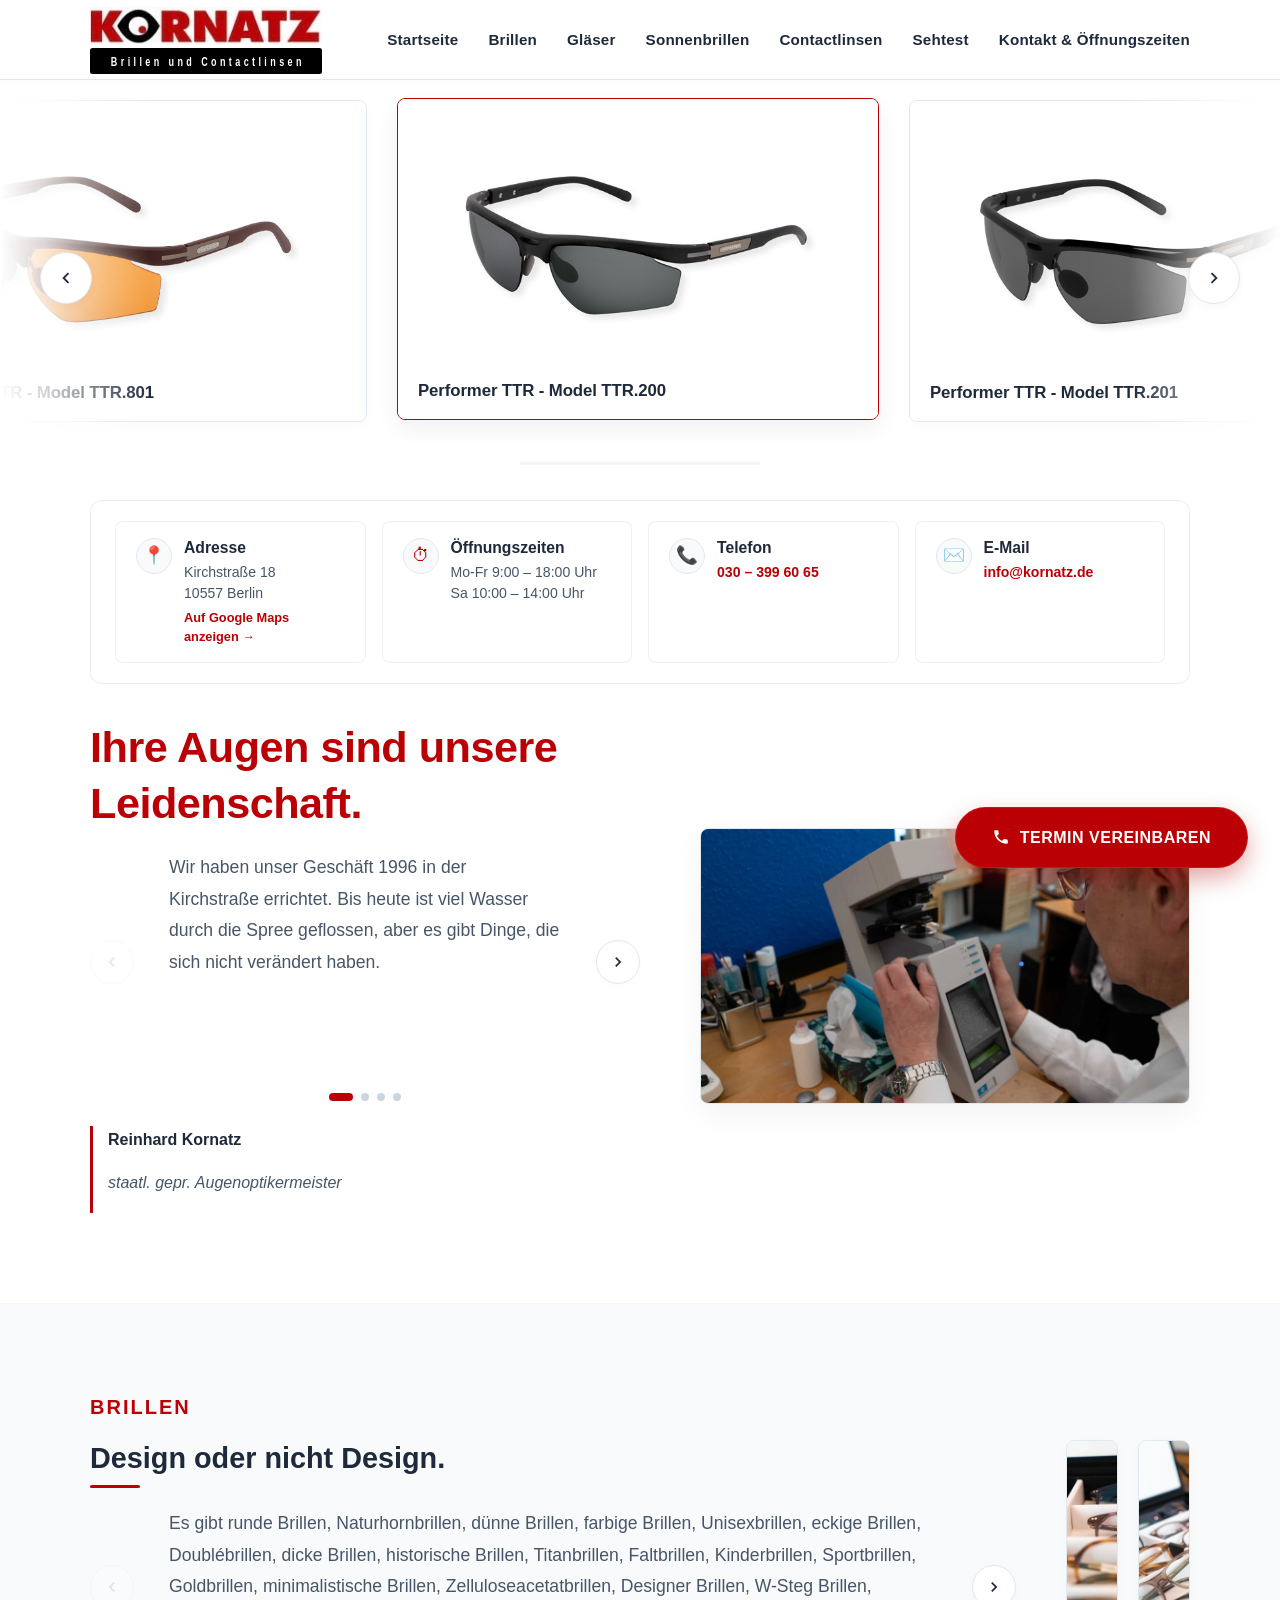
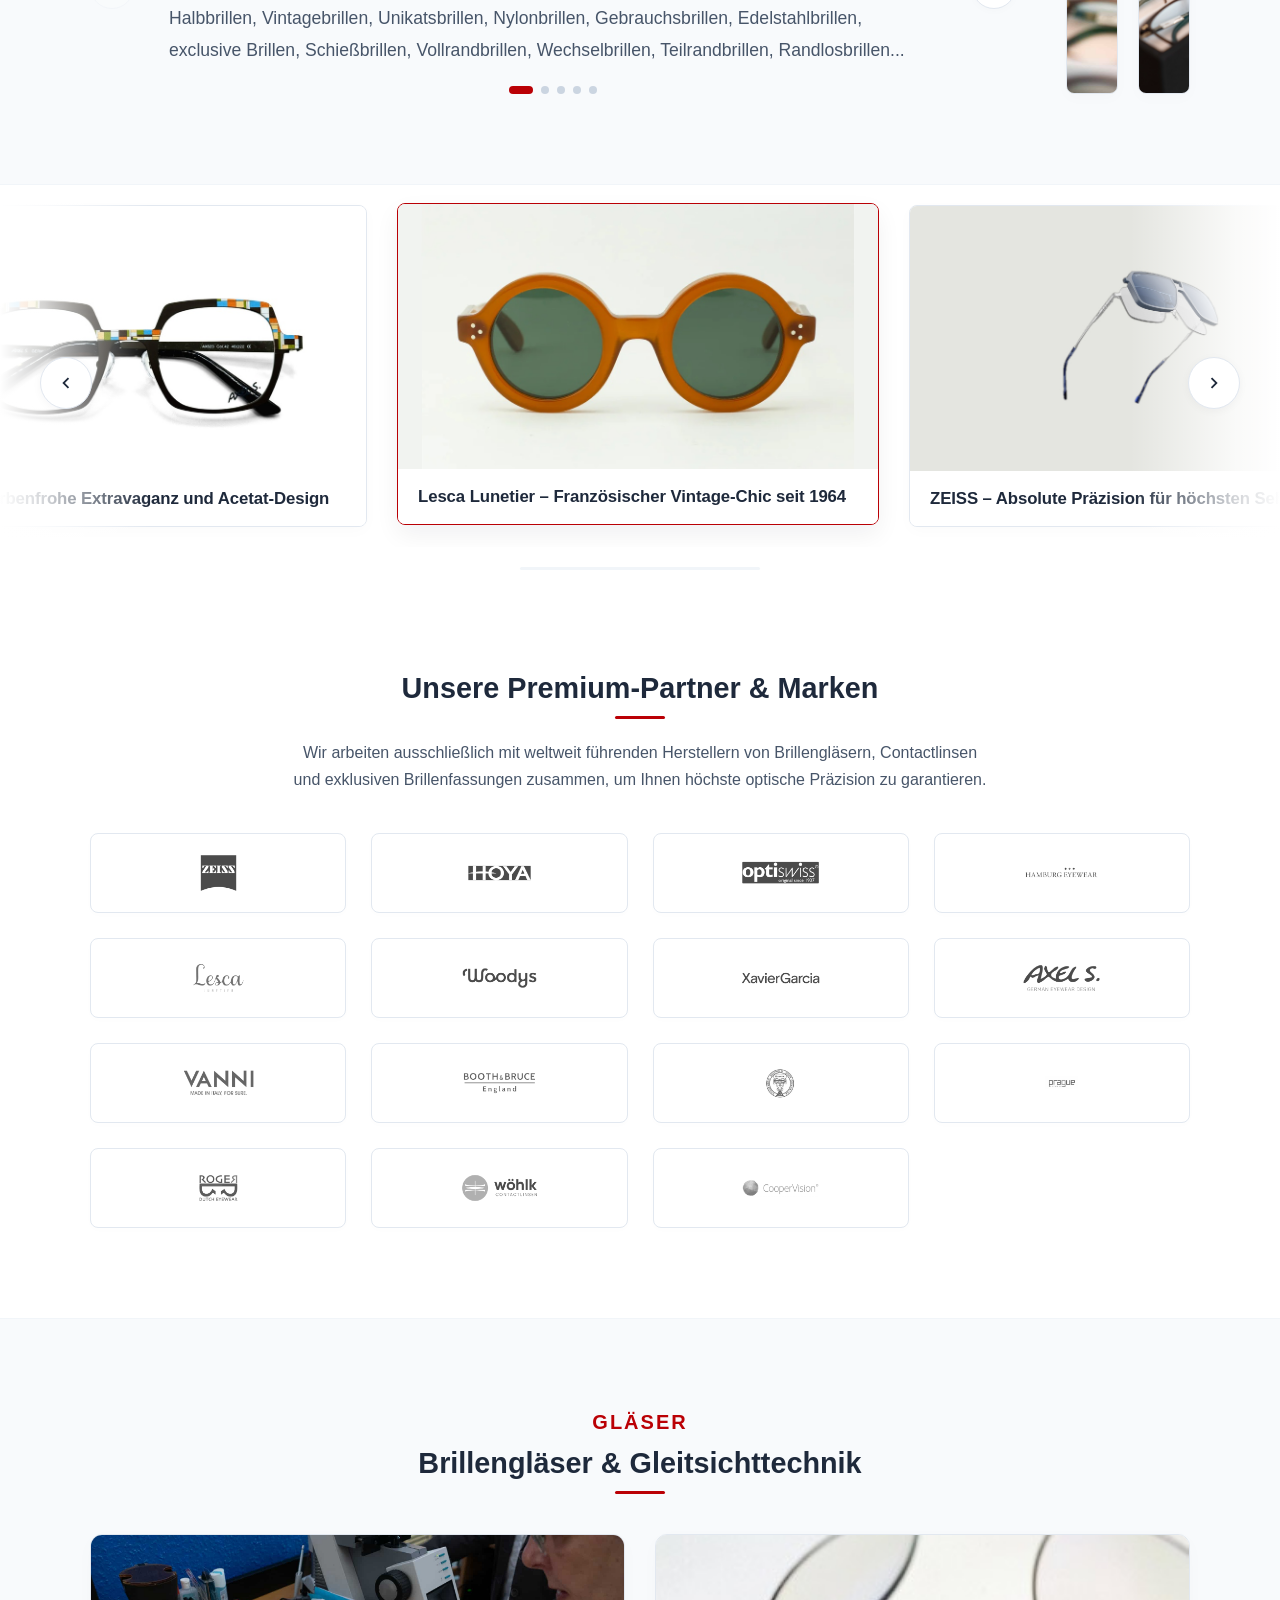
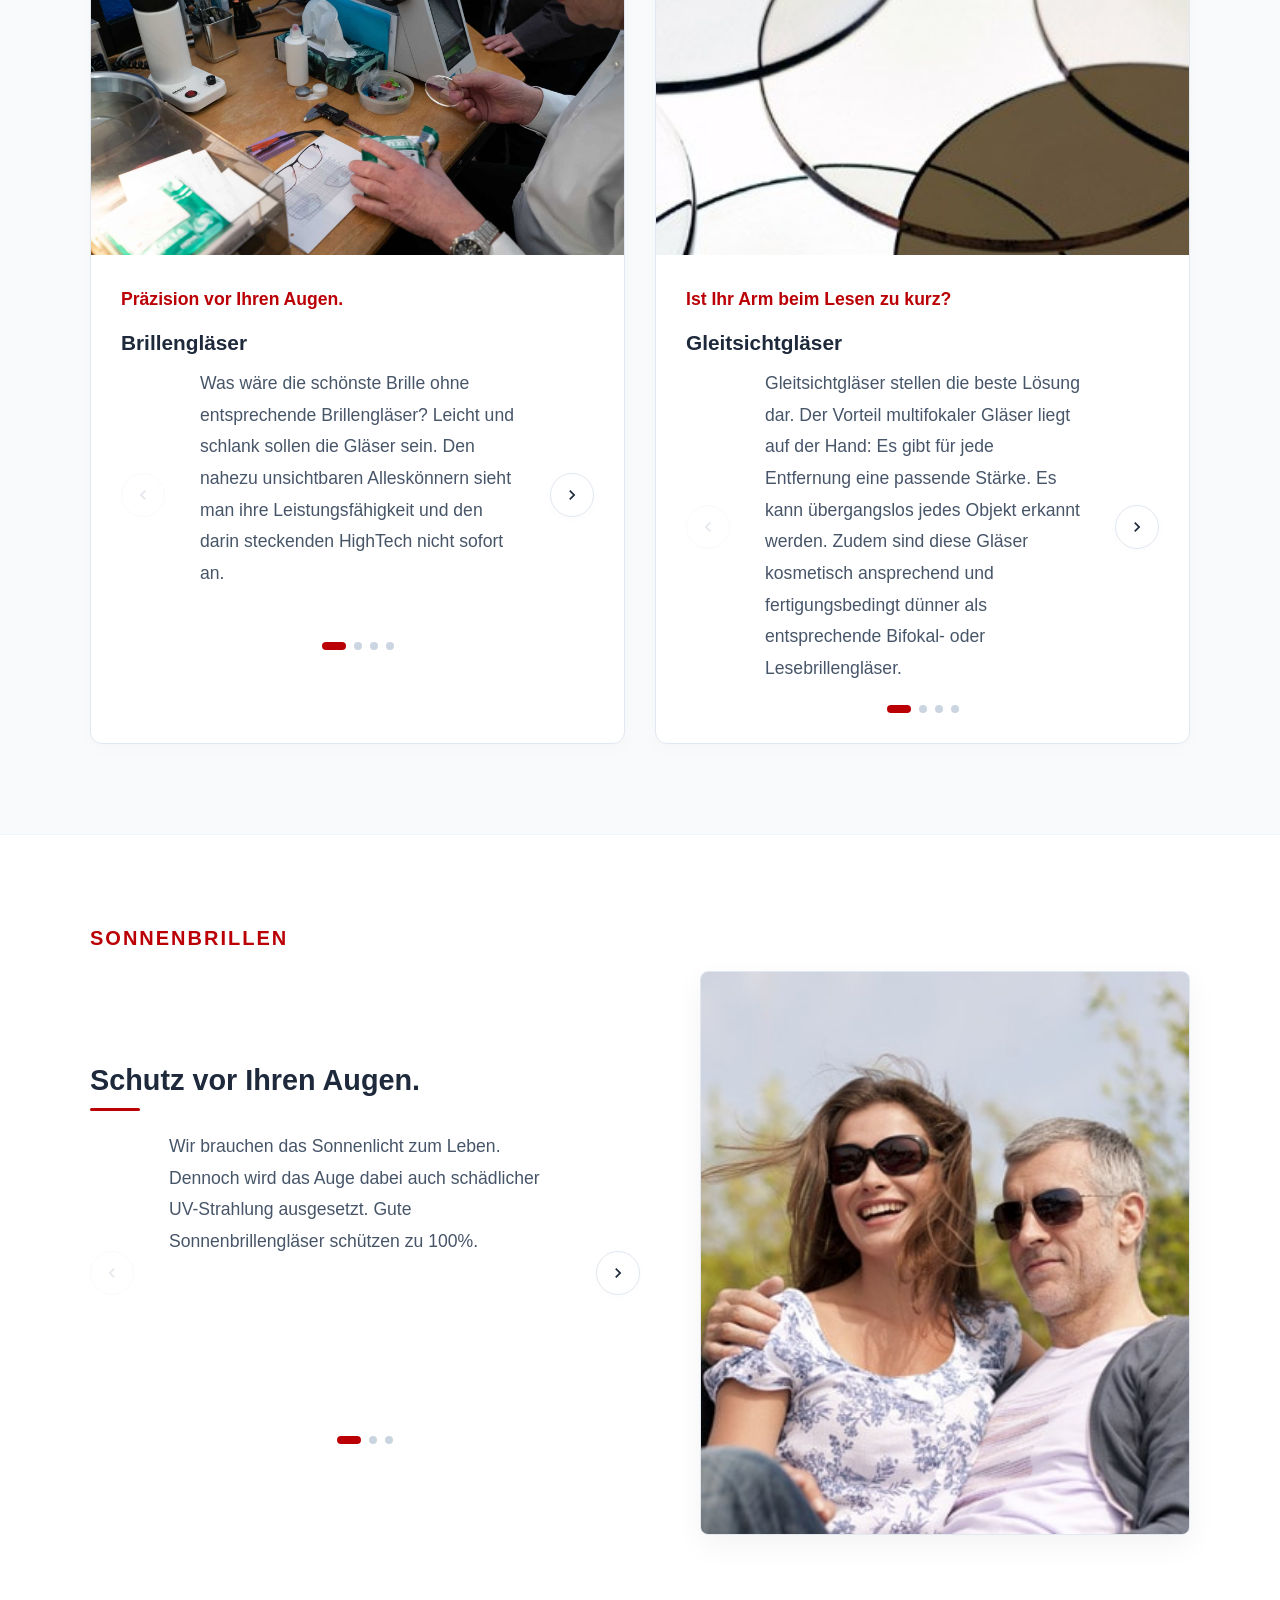
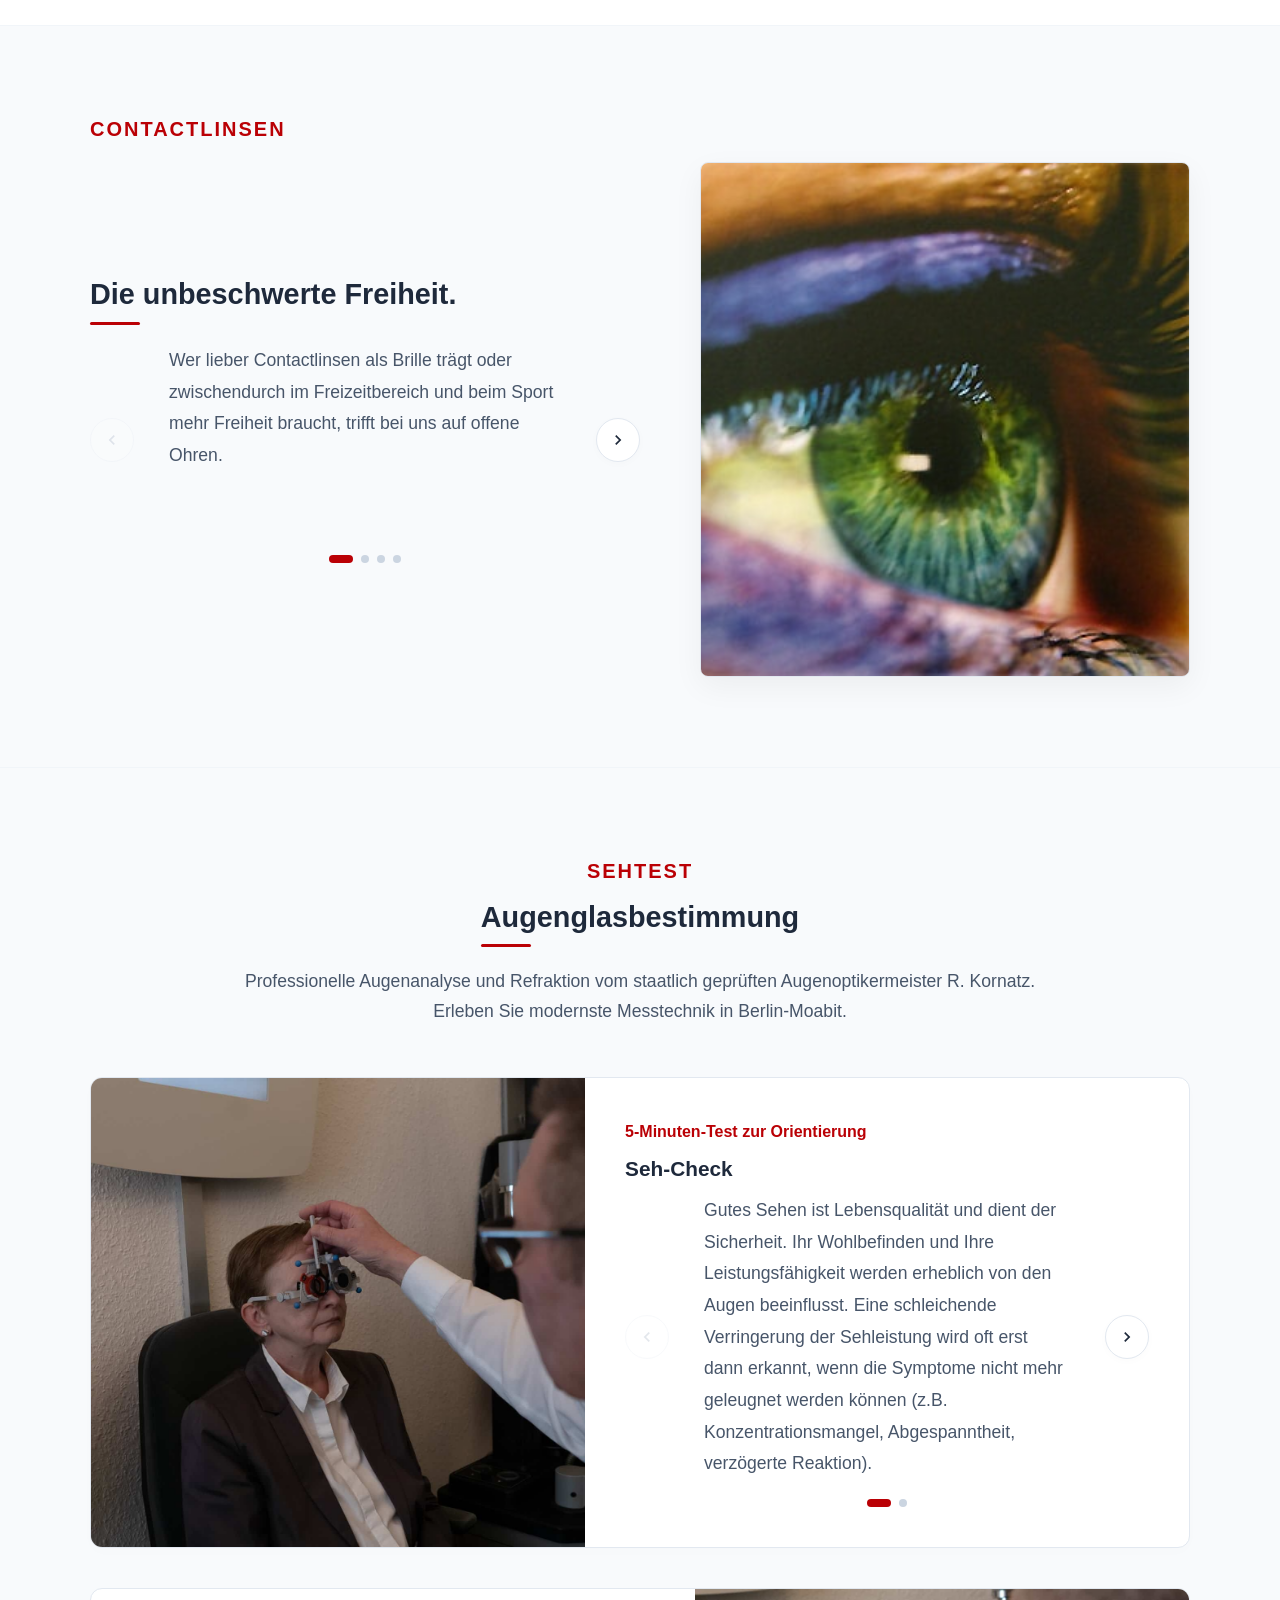
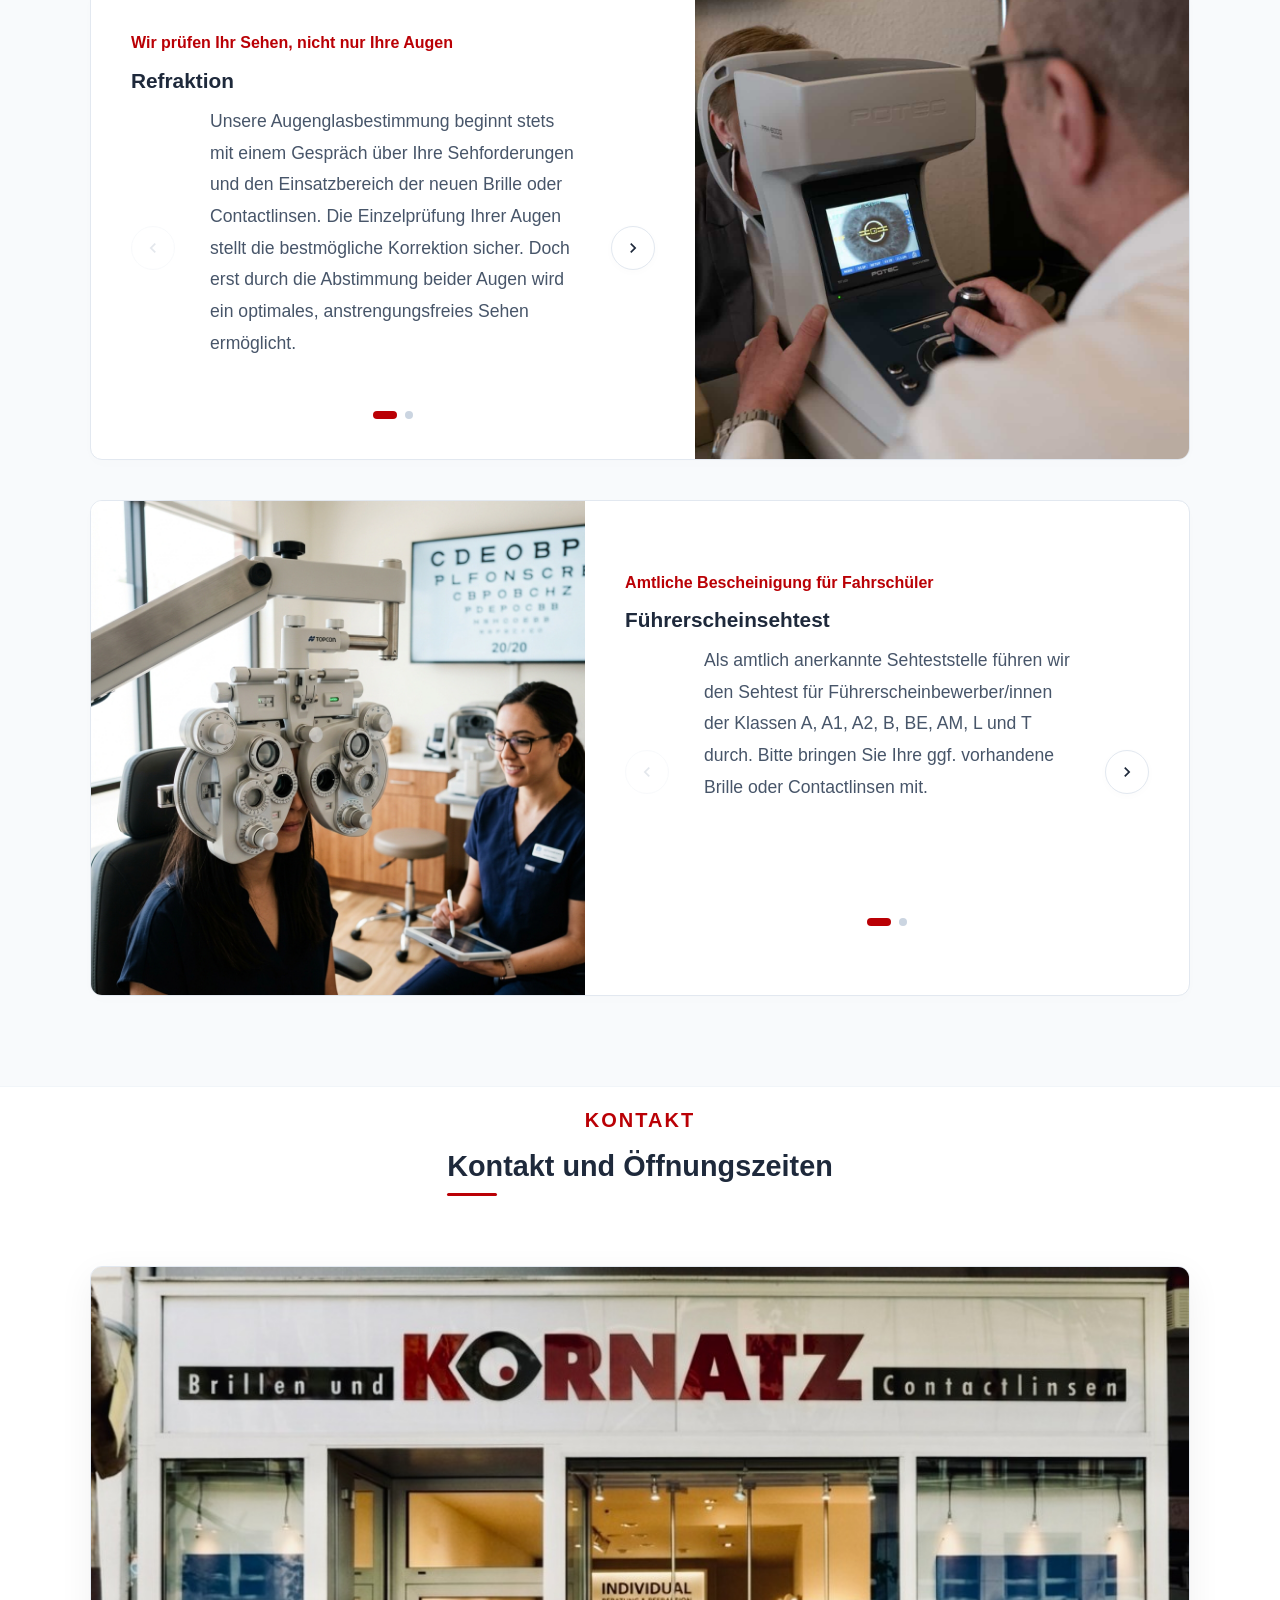
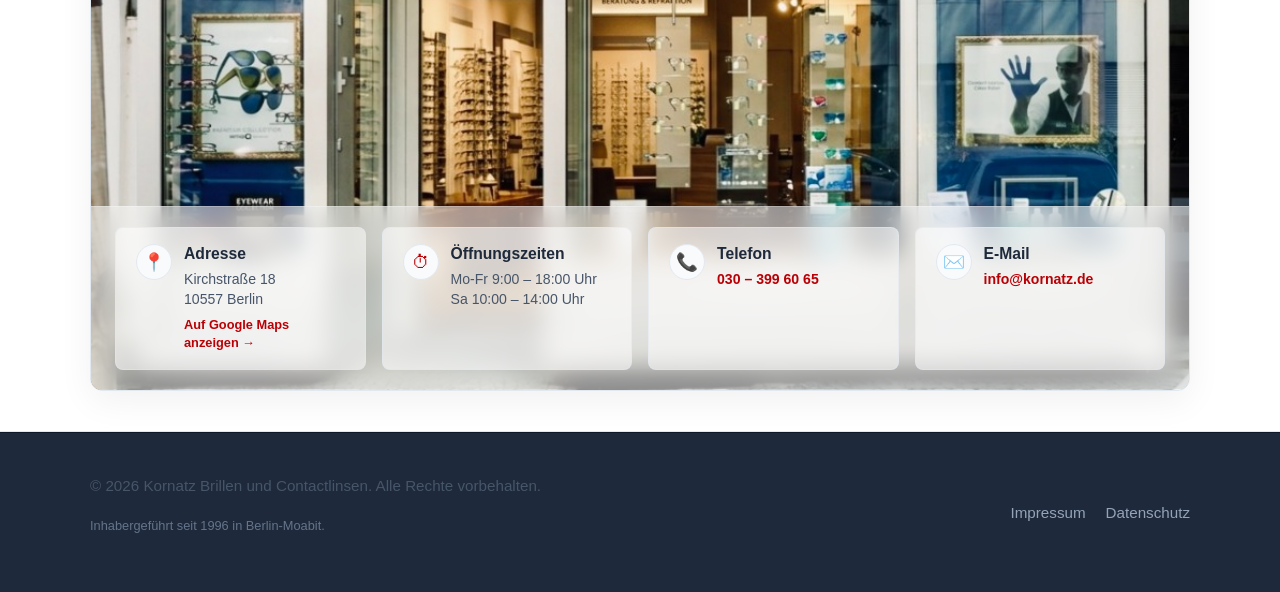
<file: website/index.html>
<!DOCTYPE html>
<html lang="de">

<head>
  <meta charset="UTF-8">
  <meta name="viewport" content="width=device-width, initial-scale=1.0">
  <title>Kornatz.de | Brillen und Contactlinsen in Berlin-Moabit</title>
  <meta name="description"
    content="Kornatz Brillen und Contactlinsen in Berlin-Moabit. Ihr inhabergeführter Optiker seit 1996. Erleben Sie fachkundige Beratung, präzise Augenglasbestimmung und meisterhafte Anfertigung.">
  <meta name="keywords"
    content="Optiker Berlin Moabit, Brillen Berlin, Contactlinsen Moabit, Sehtest Berlin, Gleitsichtbrille Berlin, Sehstärke messen, Kontaktlinsenanpassung, Reinhard Kornatz, Optiker Kirchstraße, Führerscheinsehtest Berlin, Meisteroptiker Berlin, Brillenmacher, Gleitsichtgläser, Kontaktlinsenspezialist">
  <meta name="robots" content="index, follow">
  <meta name="theme-color" content="#ffffff">
  <link rel="canonical" href="https://www.kornatz.de/">

  <!-- Open Graph / Facebook -->
  <meta property="og:type" content="website">
  <meta property="og:url" content="https://www.kornatz.de/">
  <meta property="og:title" content="Kornatz.de | Brillen und Contactlinsen in Berlin-Moabit">
  <meta property="og:description"
    content="Kornatz Brillen und Contactlinsen in Berlin-Moabit. Ihr inhabergeführter Optiker seit 1996. Fachkundige Beratung, präzise Augenglasbestimmung und meisterhafte Anfertigung in eigener Meisterwerkstatt.">
  <meta property="og:image" content="https://www.kornatz.de/images/storefront.jpg">
  <meta property="og:locale" content="de_DE">

  <!-- Twitter -->
  <meta name="twitter:card" content="summary_large_image">
  <meta name="twitter:url" content="https://www.kornatz.de/">
  <meta name="twitter:title" content="Kornatz.de | Brillen und Contactlinsen in Berlin-Moabit">
  <meta name="twitter:description"
    content="Kornatz Brillen und Contactlinsen in Berlin-Moabit. Ihr inhabergeführter Optiker seit 1996. Fachkundige Beratung, präzise Augenglasbestimmung und meisterhafte Anfertigung in eigener Meisterwerkstatt.">
  <meta name="twitter:image" content="https://www.kornatz.de/images/storefront.jpg">

  <!-- Favicons and Icons -->
  <link rel="icon" href="images/icon.png" type="image/png">
  <link rel="apple-touch-icon" href="images/icon.png">

  <!-- Custom design system stylesheet -->
  <link rel="stylesheet" href="style.css">
</head>

<body id="home">

  <!-- Header Navigation Area -->
  <header>
    <div class="container header-container">
      <a href="index.html#home" class="logo-link" aria-label="Kornatz.de Startseite">
        <div class="logo-container">
          <img class="logo-img" src="images/logo.jpg" alt="Kornatz Brillen und Contactlinsen Logo">
          <div class="logo-banderole"><span class="logo-claim">Brillen und Contactlinsen</span></div>
        </div>
      </a>

      <!-- CSS Checkbox Hack for Hamburger Menu -->
      <input class="menu-btn" type="checkbox" id="menu-btn">
      <label class="menu-icon" for="menu-btn" aria-label="Menü öffnen/schließen">
        <span class="navicon"></span>
      </label>

      <nav class="nav-links">
        <a href="index.html#home" onclick="document.getElementById('menu-btn').checked = false;">Startseite</a>
        <a href="index.html#brillen" onclick="document.getElementById('menu-btn').checked = false;">Brillen</a>
        <a href="index.html#glaeser" onclick="document.getElementById('menu-btn').checked = false;">Gläser</a>
        <a href="index.html#sonnenschutz" onclick="document.getElementById('menu-btn').checked = false;">Sonnenbrillen</a>
        <a href="index.html#contactlinsen" onclick="document.getElementById('menu-btn').checked = false;">Contactlinsen</a>
        <a href="index.html#sehtest" onclick="document.getElementById('menu-btn').checked = false;">Sehtest</a>
        <a href="index.html#kontakt" onclick="document.getElementById('menu-btn').checked = false;">Kontakt & Öffnungszeiten</a>
      </nav>
    </div>
  </header>

  <!-- Second Glasses Gallery (Performer TTR) -->
  <glasses-gallery aria-label="Performer TTR Interaktives Brillen-Karussell">
    <card src="brillen/performer-ttr/TTR-200-thumb.jpg">Performer TTR - Model TTR.200</card>
    <card src="brillen/performer-ttr/TTR-201-thumb.jpg">Performer TTR - Model TTR.201</card>
    <card src="brillen/performer-ttr/TTR-310-thumb.jpg">Performer TTR - Model TTR.310</card>
    <card src="brillen/performer-ttr/TTR-620-thumb.jpg">Performer TTR - Model TTR.620</card>
    <card src="brillen/performer-ttr/TTR-801-thumb.jpg">Performer TTR - Model TTR.801</card>
  </glasses-gallery>


  <!-- Hero Introduction Section -->
  <section class="hero-section">
    <div class="container">
      <div class="info-bar hero-info-bar">
        <div class="info-box">
          <div class="info-icon" aria-hidden="true">📍</div>
          <div class="info-content">
            <h3>Adresse</h3>
            <p>Kirchstraße 18<br>10557 Berlin</p>
            <p style="margin-top: 6px; font-size: 0.8rem;">
              <a href="https://www.google.com/maps/search/?api=1&query=Kornatz+Brillen+und+Contactlinsen+Kirchstraße+18+10557+Berlin"
                target="_blank" rel="noopener noreferrer" style="color: var(--accent-red); font-weight: 600;">
                Auf Google Maps anzeigen &rarr;
              </a>
            </p>
          </div>
        </div>
        <div class="info-box">
          <div class="info-icon" aria-hidden="true">⏱</div>
          <div class="info-content">
            <h3>Öffnungszeiten</h3>
            <p>Mo-Fr 9:00 – 18:00 Uhr<br>Sa 10:00 – 14:00 Uhr</p>
          </div>
        </div>
        <div class="info-box">
          <div class="info-icon" aria-hidden="true">📞</div>
          <div class="info-content">
            <h3>Telefon</h3>
            <p><a href="tel:0303996065">030 – 399 60 65</a></p>
          </div>
        </div>
        <div class="info-box">
          <div class="info-icon" aria-hidden="true">✉️</div>
          <div class="info-content">
            <h3>E-Mail</h3>
            <p><a href="mailto:info@kornatz.de">info@kornatz.de</a></p>
          </div>
        </div>
      </div>
      <div class="hero-wrapper">
        <div class="hero-text">
        <h1>Ihre Augen sind unsere Leidenschaft.</h1>
        
        <text-slider>
          <slide>Wir haben unser Geschäft 1996 in der Kirchstraße errichtet. Bis heute ist viel Wasser durch die Spree geflossen, aber es gibt Dinge, die sich nicht verändert haben.</slide>
          <slide>Ob neue modische Brille, die Anpassung von Contactlinsen oder kompetente Augenglasbestimmung, wir beraten Sie gerne, jederzeit persönlich und umfassend.</slide>
          <slide>Unser Name steht für Qualität. In jede Anfertigung fließt Ihre Individualität und unser Wissen ein. Deshalb fertigen wir in eigener Meisterwerkstatt. Das Ergebnis ist, dass Sie sich mit Ihrer neuen Brille und Contactlinsen rundum wohlfühlen. Damit das so bleibt, sind wir selbstverständlich auch danach mit unserem Service für Sie da.</slide>
          <slide>Wir freuen uns auf Ihren Besuch.</slide>
        </text-slider>

        <div class="signature">
          <p><strong>Reinhard Kornatz</strong></p>
          <p><em>staatl. gepr. Augenoptikermeister</em></p>
        </div>
      </div>
      <div class="hero-image-wrapper">
        <img src="images/storefront.jpg" alt="Kornatz Brillen und Linsen Ladenfront Moabit" width="2048" height="1152"
          loading="eager">
      </div>
    </div>
    </div>
  </section>


  <!-- Brillen Collection Showcase -->
  <section id="brillen" class="bg-alt">
    <div class="container">
      <h1 class="section-chapter-title">Brillen</h1>
      <div class="showcase-grid" style="margin-top: 20px;">
        <div class="showcase-text">
          <h2>Design oder nicht Design.</h2>
          
          <text-slider>
            <slide>Es gibt runde Brillen, Naturhornbrillen, dünne Brillen, farbige Brillen, Unisexbrillen, eckige Brillen, Doublébrillen, dicke Brillen, historische Brillen, Titanbrillen, Faltbrillen, Kinderbrillen, Sportbrillen, Goldbrillen, minimalistische Brillen, Zelluloseacetatbrillen, Designer Brillen, W-Steg Brillen, Halbbrillen, Vintagebrillen, Unikatsbrillen, Nylonbrillen, Gebrauchsbrillen, Edelstahlbrillen, exclusive Brillen, Schießbrillen, Vollrandbrillen, Wechselbrillen, Teilrandbrillen, Randlosbrillen...</slide>
            <slide><strong>und es gibt uns. Wir beraten Sie gerne.</strong></slide>
            <slide>Mit unserem Videoberatungssystem können Sie aus den gleichzeitig dargestellten Vorschlägen Ihren Favoriten auswählen und die Wirkung Ihrer zukünftigen Brille vergleichen.</slide>
            <slide>Sie wünschen mehr Individualität? Wir lassen Ihre ganz persönliche Brille „Made in Germany“ in Zelluloseacetat, 750er Gold oder Naturhorn anfertigen.</slide>
            <slide><strong>Viel Spaß bei der Auswahl Ihrer neuen Brille!</strong></slide>
          </text-slider>
        </div>
        <div class="showcase-images">
          <div class="img-frame">
            <img src="images/brillen_showcase1.jpg" alt="Kornatz Brillen Kollektion Nahaufnahme" width="2048"
              height="1152" loading="lazy">
          </div>
          <div class="img-frame">
            <img src="images/brillen_showcase2.webp" alt="Kornatz Brillenberatung & Details" width="819" height="1152"
              loading="lazy">
          </div>
        </div>
      </div>
    </div>
  </section>

  <!-- Static Visual Gallery (Full-bleed breakout at very top of home page) -->
  <glasses-gallery id="carouselContainer" aria-label="Kornatz Interaktives Brillen-Karussell">
    <card src="brillen/storefront/lesca.jpg">Lesca Lunetier – Französischer Vintage-Chic seit 1964</card>
    <card src="brillen/storefront/zeiss.jpg">ZEISS – Absolute Präzision für höchsten Sehkomfort</card>
    <card src="brillen/storefront/optiswiss.jpg">Optiswiss – Schweizer Qualitätsgläser seit 1917</card>
    <card src="brillen/storefront/woodies.jpg">Woodys Eyewear – Detailverliebter Farbakzent aus Barcelona</card>
    <card src="brillen/storefront/xavier-garcia.jpg">Xavier Garcia – Expressive Formen und mediterraner Charakter</card>
    <card src="brillen/storefront/axel-s.jpg">Axel S. – Farbenfrohe Extravaganz und Acetat-Design</card>
  </glasses-gallery>

  <!-- Brands Section -->
  <section id="brands">
    <div class="container">
      <h2 class="align-center">Unsere Premium-Partner & Marken</h2>
      <p style="text-align: center; max-width: 700px; margin: 0 auto 30px auto; color: var(--text-secondary);">Wir
        arbeiten ausschließlich mit weltweit führenden Herstellern von Brillengläsern, Contactlinsen und exklusiven
        Brillenfassungen zusammen, um Ihnen höchste optische Präzision zu garantieren.</p>

      <div class="brands-grid">
        <div class="brand-card"><img src="images/brands/zeiss.webp" alt="ZEISS Brillengläser" loading="lazy"></div>
        <div class="brand-card"><img src="images/brands/hoya.webp" alt="Hoya Lenses" loading="lazy"></div>
        <div class="brand-card"><img src="images/brands/optiswiss.webp" alt="Optiswiss" loading="lazy"></div>
        <div class="brand-card"><img src="images/brands/hb.webp" alt="Hoffmann Natural Eyewear" loading="lazy"></div>
        <div class="brand-card"><img src="images/brands/lesca.webp" alt="Lesca Lunetier" loading="lazy"></div>
        <div class="brand-card"><img src="images/brands/woodys.webp" alt="Woodys Eyewear" loading="lazy"></div>
        <div class="brand-card"><img src="images/brands/x-garcia.webp" alt="Xavier Garcia" loading="lazy"></div>
        <div class="brand-card"><img src="images/brands/axel.webp" alt="Axel S Eyewear" loading="lazy"></div>
        <div class="brand-card"><img src="images/brands/vanni.webp" alt="Vanni Eyewear" loading="lazy"></div>
        <div class="brand-card"><img src="images/brands/booth.webp" alt="Booth & Bruce" loading="lazy"></div>
        <div class="brand-card"><img src="images/brands/reinhold.webp" alt="Reinhold Eyewear" loading="lazy"></div>
        <div class="brand-card"><img src="images/brands/prague.webp" alt="Prague Eyewear" loading="lazy"></div>
        <div class="brand-card"><img src="images/brands/roger.webp" alt="Roger Eyewear" loading="lazy"></div>
        <div class="brand-card"><img src="images/brands/unbenannt.webp" alt="Kornatz Partner" loading="lazy"></div>
        <div class="brand-card"><img src="images/brands/cooper.webp" alt="CooperVision" loading="lazy"></div>
      </div>
    </div>
  </section>

  <!-- Glasses Section (Brillengläser & Gleitsichtgläser) -->
  <section id="glaeser" class="bg-alt">
    <div class="container">
      <h1 class="section-chapter-title align-center">Gläser</h1>
      <h2 class="align-center" style="margin-top: 10px;">Brillengläser & Gleitsichttechnik</h2>

      <div class="split-grid" style="margin-top: 40px;">
        <div class="split-card">
          <div class="split-card-img">
            <img src="images/brillenglaeser.jpg" alt="Optiker arbeitet an präzisen Brillengläsern" loading="lazy">
          </div>
          <div class="split-card-content">
            <p class="lead">Präzision vor Ihren Augen.</p>
            <h3>Brillengläser</h3>
            
            <text-slider>
              <slide>Was wäre die schönste Brille ohne entsprechende Brillengläser? Leicht und schlank sollen die Gläser sein. Den nahezu unsichtbaren Alleskönnern sieht man ihre Leistungsfähigkeit und den darin steckenden HighTech nicht sofort an.</slide>
              <slide>Ausgeklügelte Berechnungen für die besten Abbildungseigenschaften sorgen für perfekte Sehqualität. In Verbindung mit mikrometergenauen Fertigungsverfahren werden hochmoderne Brillengläser hergestellt.</slide>
              <slide>Die Wahl des optimal geeigneten Materials ist entscheidend für das ästhetische Aussehen, die Haltbarkeit, das Gewicht... bis hin zu den leichten Pflegeeigenschaften. Schön wenn Sie sich für Qualitätsgläser entscheiden, denn dann haben Sie rundum Freude an der guten Sicht.</slide>
              <slide>Die aus der Brillenglasstärke, Fassungsgröße und Brillenglasmaterial resultierende Glasdicke wird von uns in einer Computersimulation berechnet und optimiert. Auf Basis dieser Daten werden bei unseren Zulieferern die Rohgläser angefertigt und in unserer <strong>Meisterwerkstatt</strong> präzise eingearbeitet.</slide>
            </text-slider>
          </div>
        </div>

        <div class="split-card">
          <div class="split-card-img">
            <img src="images/brgl.jpg" alt="Nahaufnahme von meisterhaft geschliffenen Gleitsichtgläsern" loading="lazy">
          </div>
          <div class="split-card-content">
            <p class="lead">Ist Ihr Arm beim Lesen zu kurz?</p>
            <h3>Gleitsichtgläser</h3>
            
            <text-slider>
              <slide>Gleitsichtgläser stellen die beste Lösung dar. Der Vorteil multifokaler Gläser liegt auf der Hand: Es gibt für jede Entfernung eine passende Stärke. Es kann übergangslos jedes Objekt erkannt werden. Zudem sind diese Gläser kosmetisch ansprechend und fertigungsbedingt dünner als entsprechende Bifokal- oder Lesebrillengläser.</slide>
              <slide>Unsere Produktpalette deckt jeden Anspruch ab. Es gibt Ausführungen, die für den Fern-/ Nahbereich, den Arbeitsplatz und den Lesebereich optimiert sind.</slide>
              <slide>Im Vorgespräch, und bei der sorgfältigen Augenglasbestimmung, wird zusammen mit Ihnen der abzudeckende Bedarf ermittelt. Nur so kann die richtige Wahl des optimal Ihren Bedürfnissen entsprechenden Gleitsichttyps getroffen werden.</slide>
              <slide>Die präzise Ermittlung aller Einschleifdaten und die genaue Einarbeitung Ihrer Gläser in unserer Werkstatt stellt den spontanen Seherfolg sicher. Unsere regelmäßige Teilnahme an Produktschulungen sichert eine gleichbleibend hohe Qualität auf neuestem Stand.</slide>
            </text-slider>
          </div>
        </div>
      </div>
    </div>
  </section>

  <!-- Sonnenschutz Section -->
  <section id="sonnenschutz">
    <div class="container">
      <h1 class="section-chapter-title">Sonnenbrillen</h1>
      <div class="lenses-showcase" style="margin-top: 20px;">
        <div class="lenses-text">
          <h2>Schutz vor Ihren Augen.</h2>
          
          <text-slider>
            <slide>Wir brauchen das Sonnenlicht zum Leben. Dennoch wird das Auge dabei auch schädlicher UV-Strahlung ausgesetzt. Gute Sonnenbrillengläser schützen zu 100%.</slide>
            <slide>Je nach Einsatzbereich sind unterschiedliche Farben und Absorptionsgrade empfehlenswert. Im Citybereich ist eine geringere Tönung ausreichend. An der See, im Gebirge und im Schnee ist eine bis zu &gt;90%ige Tönung erforderlich. Jeder Mensch ist unterschiedlich lichtempfindlich. Deshalb empfehlen wir Ihnen unseren speziellen Sehtest, mit dem der erforderliche Lichtschutz ermittelt werden kann.</slide>
            <slide>Auch bei den Tönungsfarben gibt es erhebliche Unterschiede. Puristen bevorzugen Grau. Andere fühlen sich mit kontrasteigernden Gläsern erst richtig wohl. Wir haben eine breit gefächerte Auswahl von Mustergläsern zur Probe vorrätig. Darüber hinaus werden die vorhandenen Möglichkeiten mit Kantenfiltern und Polarisationsgläsern weiter abgerundet.</slide>
          </text-slider>
        </div>
        <div class="lenses-image-wrapper">
          <img src="images/hoya-sonne.jpg" alt="Sonnenschutzgläser Schutz vor UV-Strahlung" loading="lazy" width="800"
            height="533">
        </div>
      </div>
    </div>
  </section>

  <!-- Contactlinsen Section -->
  <section id="contactlinsen" class="bg-alt">
    <div class="container">
      <h1 class="section-chapter-title">Contactlinsen</h1>
      <div class="lenses-showcase reverse" style="margin-top: 20px;">
        <div class="lenses-image-wrapper">
          <img src="images/auge.jpeg" alt="Contactlinse wird auf das Auge aufgesetzt" loading="lazy" width="800"
            height="533">
        </div>
        <div class="lenses-text">
          <h2>Die unbeschwerte Freiheit.</h2>
          
          <text-slider>
            <slide>Wer lieber Contactlinsen als Brille trägt oder zwischendurch im Freizeitbereich und beim Sport mehr Freiheit braucht, trifft bei uns auf offene Ohren.</slide>
            <slide>Wir können Ihnen <strong>formstabile</strong> und <strong>weiche Contactlinsen</strong> anpassen. Dabei stehen Ihnen verschiedene Systeme zur Auswahl.</slide>
            <slide>Die optimale Verträglichkeit von Contactlinsen hängt von der <strong>richtigen Wahl</strong> und der <strong>sorgfältigen Anpassung</strong> ab. Wir nehmen uns deshalb bei der Beratung und Beantwortung Ihrer Fragen <strong>Zeit</strong>. Ebenso bringen wir Ihnen die <strong>Handhabung und Pflege</strong> bei.</slide>
            <slide>Sie erhalten bei uns <strong>Contactlinsen</strong> und <strong>Pflegemittel</strong> aller namhafter Hersteller. Genießen Sie die unbeschwerte Freiheit beim Sport und in der Freizeit.</slide>
          </text-slider>
        </div>
      </div>
    </div>
  </section>

  <!-- Eye Exam & Bestimmung Section -->
  <section id="sehtest" class="bg-alt">
    <div class="container">
      <h1 class="section-chapter-title align-center">Sehtest</h1>
      <div class="sehtest-intro" style="margin-top: 15px;">
        <h2>Augenglasbestimmung</h2>
        <p>Professionelle Augenanalyse und Refraktion vom staatlich geprüften Augenoptikermeister R. Kornatz. Erleben
          Sie modernste Messtechnik in Berlin-Moabit.</p>
      </div>

      <div class="tests-stack">

        <!-- Test 1: Seh-Check -->
        <div class="test-item">
          <div class="test-img-wrap">
            <img src="images/sehcheck.jpg" alt="Schneller Sehtest / Seh-Check" loading="lazy">
          </div>
          <div class="test-content-wrap">
            <p class="test-lead">5-Minuten-Test zur Orientierung</p>
            <h3>Seh-Check</h3>
            
            <text-slider>
              <slide>Gutes Sehen ist Lebensqualität und dient der Sicherheit. Ihr Wohlbefinden und Ihre Leistungsfähigkeit werden erheblich von den Augen beeinflusst. Eine schleichende Verringerung der Sehleistung wird oft erst dann erkannt, wenn die Symptome nicht mehr geleugnet werden können (z.B. Konzentrationsmangel, Abgespanntheit, verzögerte Reaktion).</slide>
              <slide>Deshalb führen wir mit Ihnen einen Sehcheck durch. Völlig unkompliziert wird eine Bestandsaufnahme gemacht und in Ihrem Sehpass dokumentiert. Dieser kostenlose Test dauert keine 5 Minuten und gibt Ihnen Sicherheit.</slide>
            </text-slider>
          </div>
        </div>

        <!-- Test 2: Refraktion -->
        <div class="test-item">
          <div class="test-img-wrap">
            <img src="images/refraktion.jpg" alt="Professionelle Refraktionsprüfung" loading="lazy">
          </div>
          <div class="test-content-wrap">
            <p class="test-lead">Wir prüfen Ihr Sehen, nicht nur Ihre Augen</p>
            <h3>Refraktion</h3>
            
            <text-slider>
              <slide>Unsere Augenglasbestimmung beginnt stets mit einem Gespräch über Ihre Sehforderungen und den Einsatzbereich der neuen Brille oder Contactlinsen. Die Einzelprüfung Ihrer Augen stellt die bestmögliche Korrektion sicher. Doch erst durch die Abstimmung beider Augen wird ein optimales, anstrengungsfreies Sehen ermöglicht.</slide>
              <slide>Mit speziellen Tests des „bon Multivisus ®“ bestimmen wir nicht nur Ihre Brillenglasstärke, sondern überprüfen das einwandfreie Zusammenspiel beider Augen (binokulares Sehen), Ihre Naheinstellfähigkeit, das Farbsehen und die dynamische Sehleistung. Mit der „ZEISS ® Präzisionsmessbrille“ können Sie die ermittelten Werte sofort real ausprobieren.</slide>
            </text-slider>
          </div>
        </div>

        <!-- Test 3: Führerscheinsehtest -->
        <div class="test-item">
          <div class="test-img-wrap">
            <img src="images/fuehrerscheinsehtest.png" alt="Amtlich anerkannter Führerschein-Sehtest" loading="lazy">
          </div>
          <div class="test-content-wrap">
            <p class="test-lead">Amtliche Bescheinigung für Fahrschüler</p>
            <h3>Führerscheinsehtest</h3>
            
            <text-slider>
              <slide>Als amtlich anerkannte Sehteststelle führen wir den Sehtest für Führerscheinbewerber/innen der Klassen A, A1, A2, B, BE, AM, L und T durch. Bitte bringen Sie Ihre ggf. vorhandene Brille oder Contactlinsen mit.</slide>
              <slide>Zur Aushändigung der Sehtestbescheinigung ist die Vorlage eines gültigen Personalausweises oder Reisepasses gesetzlich erforderlich. Die amtliche Gebühr beträgt EUR 6,45. Falls Sie vorab unverbindlich Ihre Sehleistung prüfen möchten, empfehlen wir Ihnen unseren kostenlosen 5-Minuten-Seh-Check.</slide>
            </text-slider>
          </div>
        </div>

      </div>
    </div>
  </section>


  <!-- Bottom Teaser Storefront Section (Grand Finale storefront visual) -->
  <section id="kontakt" class="teaser-section">
    <div class="container">
      <h1 class="section-chapter-title align-center">Kontakt</h1>
      <div class="sehtest-intro" style="margin-top: 15px;">
        <h2>Kontakt und Öffnungszeiten</h2>
      </div>
      
      <div class="teaser-image-container">
      <img class="teaser-img" src="images/storefront_teaser.jpg"
        alt="Kornatz Brillen und Contactlinsen Ladenfront in Berlin-Moabit" width="1200" height="750" loading="lazy">

      <!-- Horizontal Info Bar (Öffnungszeiten etc) Overlaid on bottom of image -->
      <div class="info-bar">
        <div class="info-box">
          <div class="info-icon" aria-hidden="true">📍</div>
          <div class="info-content">
            <h3>Adresse</h3>
            <p>Kirchstraße 18<br>10557 Berlin</p>
            <p style="margin-top: 6px; font-size: 0.8rem;">
              <a href="https://www.google.com/maps/search/?api=1&query=Kornatz+Brillen+und+Contactlinsen+Kirchstraße+18+10557+Berlin"
                target="_blank" rel="noopener noreferrer" style="color: var(--accent-red); font-weight: 600;">
                Auf Google Maps anzeigen &rarr;
              </a>
            </p>
          </div>
        </div>
        <div class="info-box">
          <div class="info-icon" aria-hidden="true">⏱</div>
          <div class="info-content">
            <h3>Öffnungszeiten</h3>
            <p>Mo-Fr 9:00 – 18:00 Uhr<br>Sa 10:00 – 14:00 Uhr</p>
          </div>
        </div>
        <div class="info-box">
          <div class="info-icon" aria-hidden="true">📞</div>
          <div class="info-content">
            <h3>Telefon</h3>
            <p><a href="tel:0303996065">030 – 399 60 65</a></p>
          </div>
        </div>
        <div class="info-box">
          <div class="info-icon" aria-hidden="true">✉️</div>
          <div class="info-content">
            <h3>E-Mail</h3>
            <p><a href="mailto:info@kornatz.de">info@kornatz.de</a></p>
          </div>
        </div>
      </div>
    </div>
    </div>
  </section>

  <!-- Sticky Floating Bottom Right Viewport CTA Button -->
  <a href="tel:0303996065" class="floating-cta" aria-label="Termin vereinbaren per Telefonanruf">
    <svg viewBox="0 0 24 24" aria-hidden="true">
      <path
        d="M20.01 15.38c-1.23 0-2.42-.2-3.53-.56a.977.977 0 0 0-1.01.24l-2.2 2.2a15.045 15.045 0 0 1-6.59-6.59l2.2-2.21a.96.96 0 0 0 .25-1A11.36 11.36 0 0 1 8.5 4c0-.55-.45-1-1-1H4c-.55 0-1 .45-1 1 0 9.39 7.61 17 17 17 .55 0 1-.45 1-1v-3.59c0-.55-.45-1-1-1z" />
    </svg>
    <span>Termin vereinbaren</span>
  </a>

  <!-- Footer Area -->
  <footer>
    <div class="container footer-container">
      <div class="copyright">
        <p>&copy; 2026 Kornatz Brillen und Contactlinsen. Alle Rechte vorbehalten.</p>
        <p style="font-size: 0.8rem; margin-top: 5px; color: #64748b;">Inhabergeführt seit 1996 in Berlin-Moabit.</p>
      </div>
      <nav class="footer-nav">
        <a href="impressum.html">Impressum</a>
        <a href="datenschutz.html">Datenschutz</a>
      </nav>
    </div>
  </footer>

  <script src="scripts/glasses-gallery.js"></script>
  <script src="scripts/text-slider.js"></script>
  <script src="scripts/gallery.js"></script>

</body>

</html>
</file>
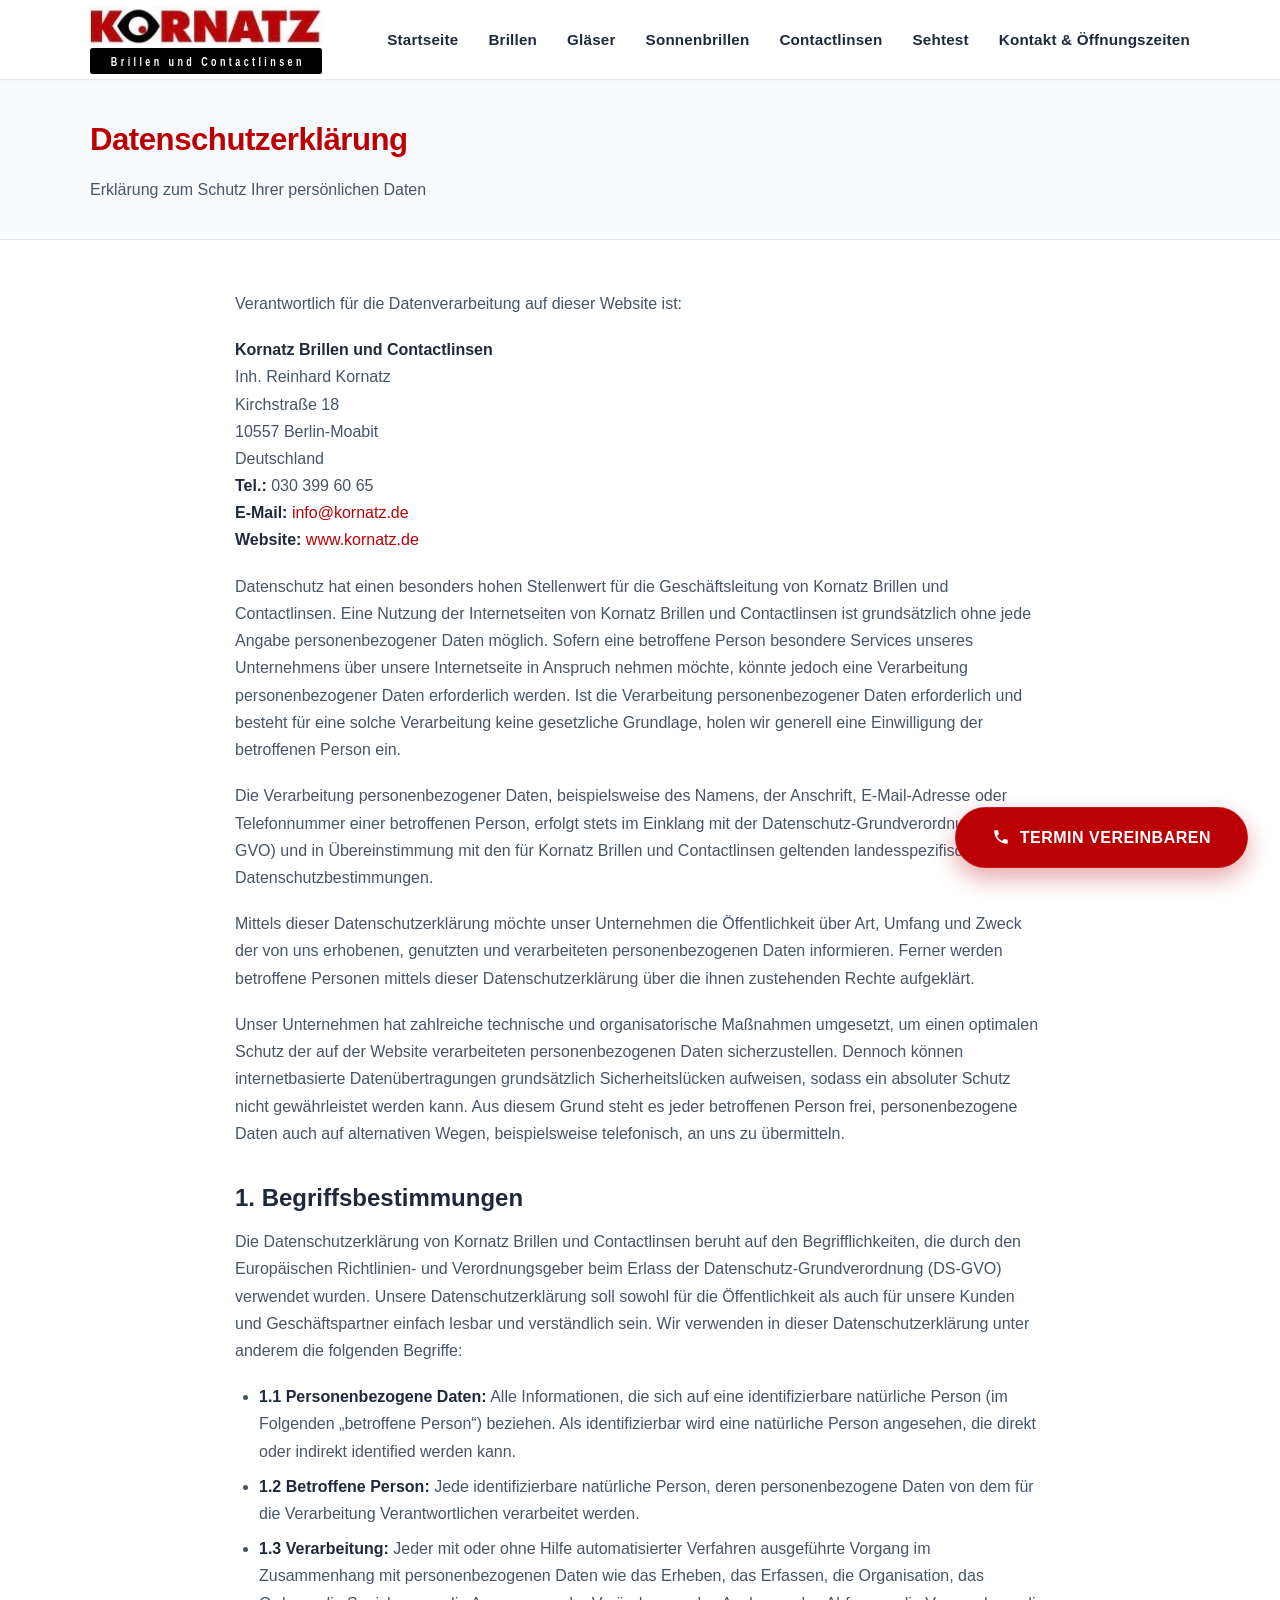
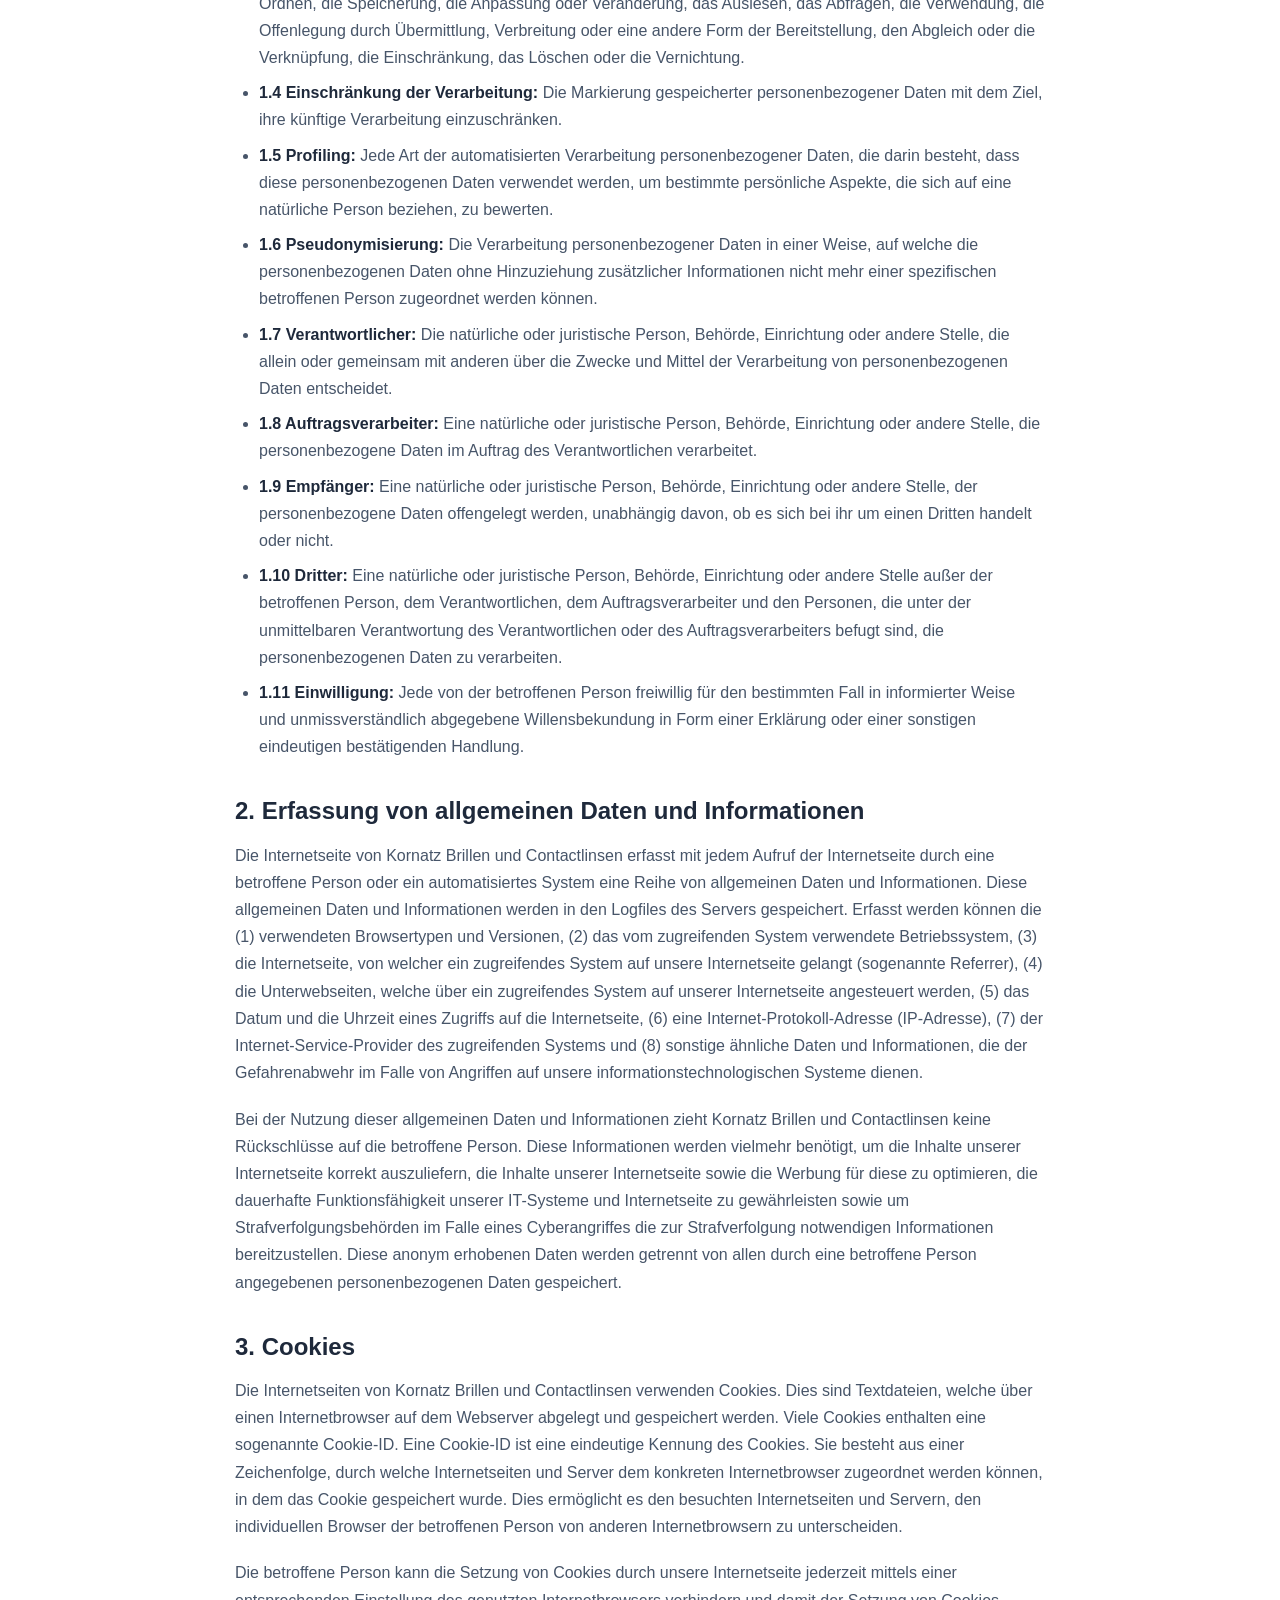
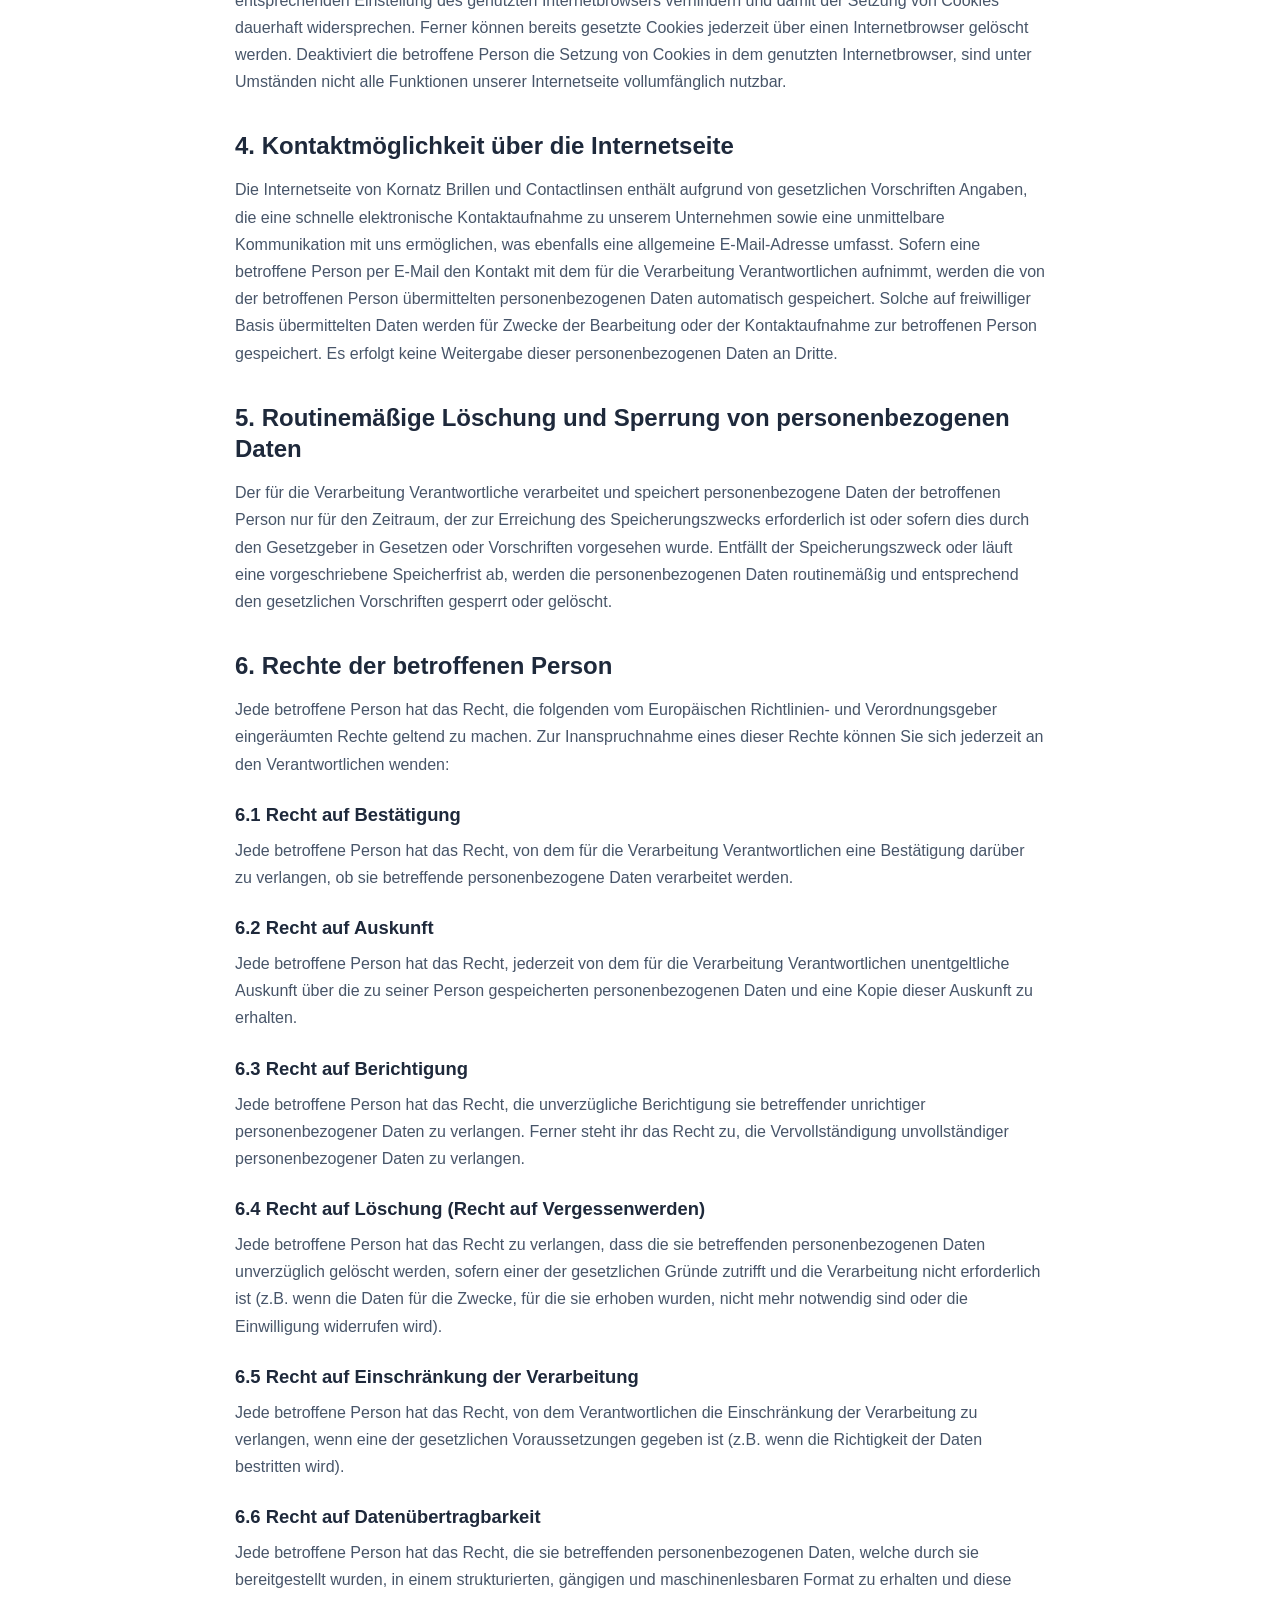
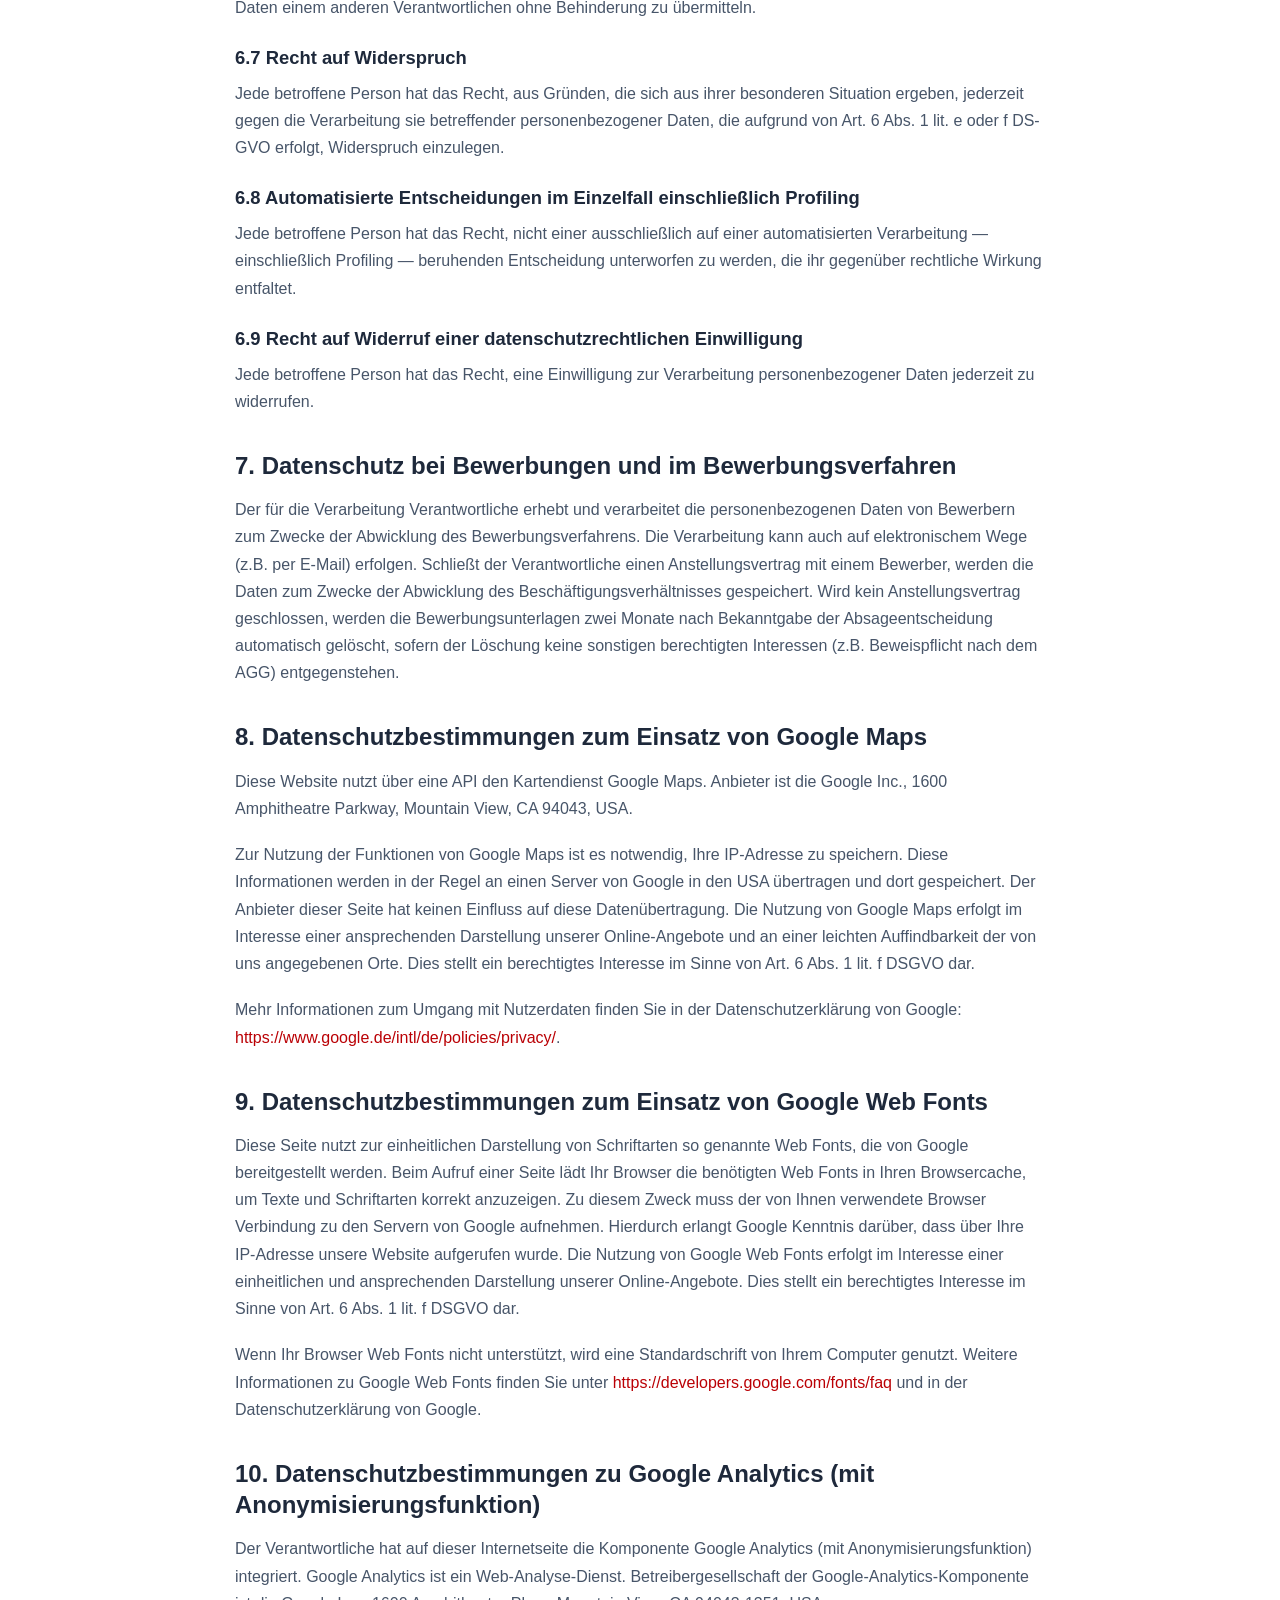
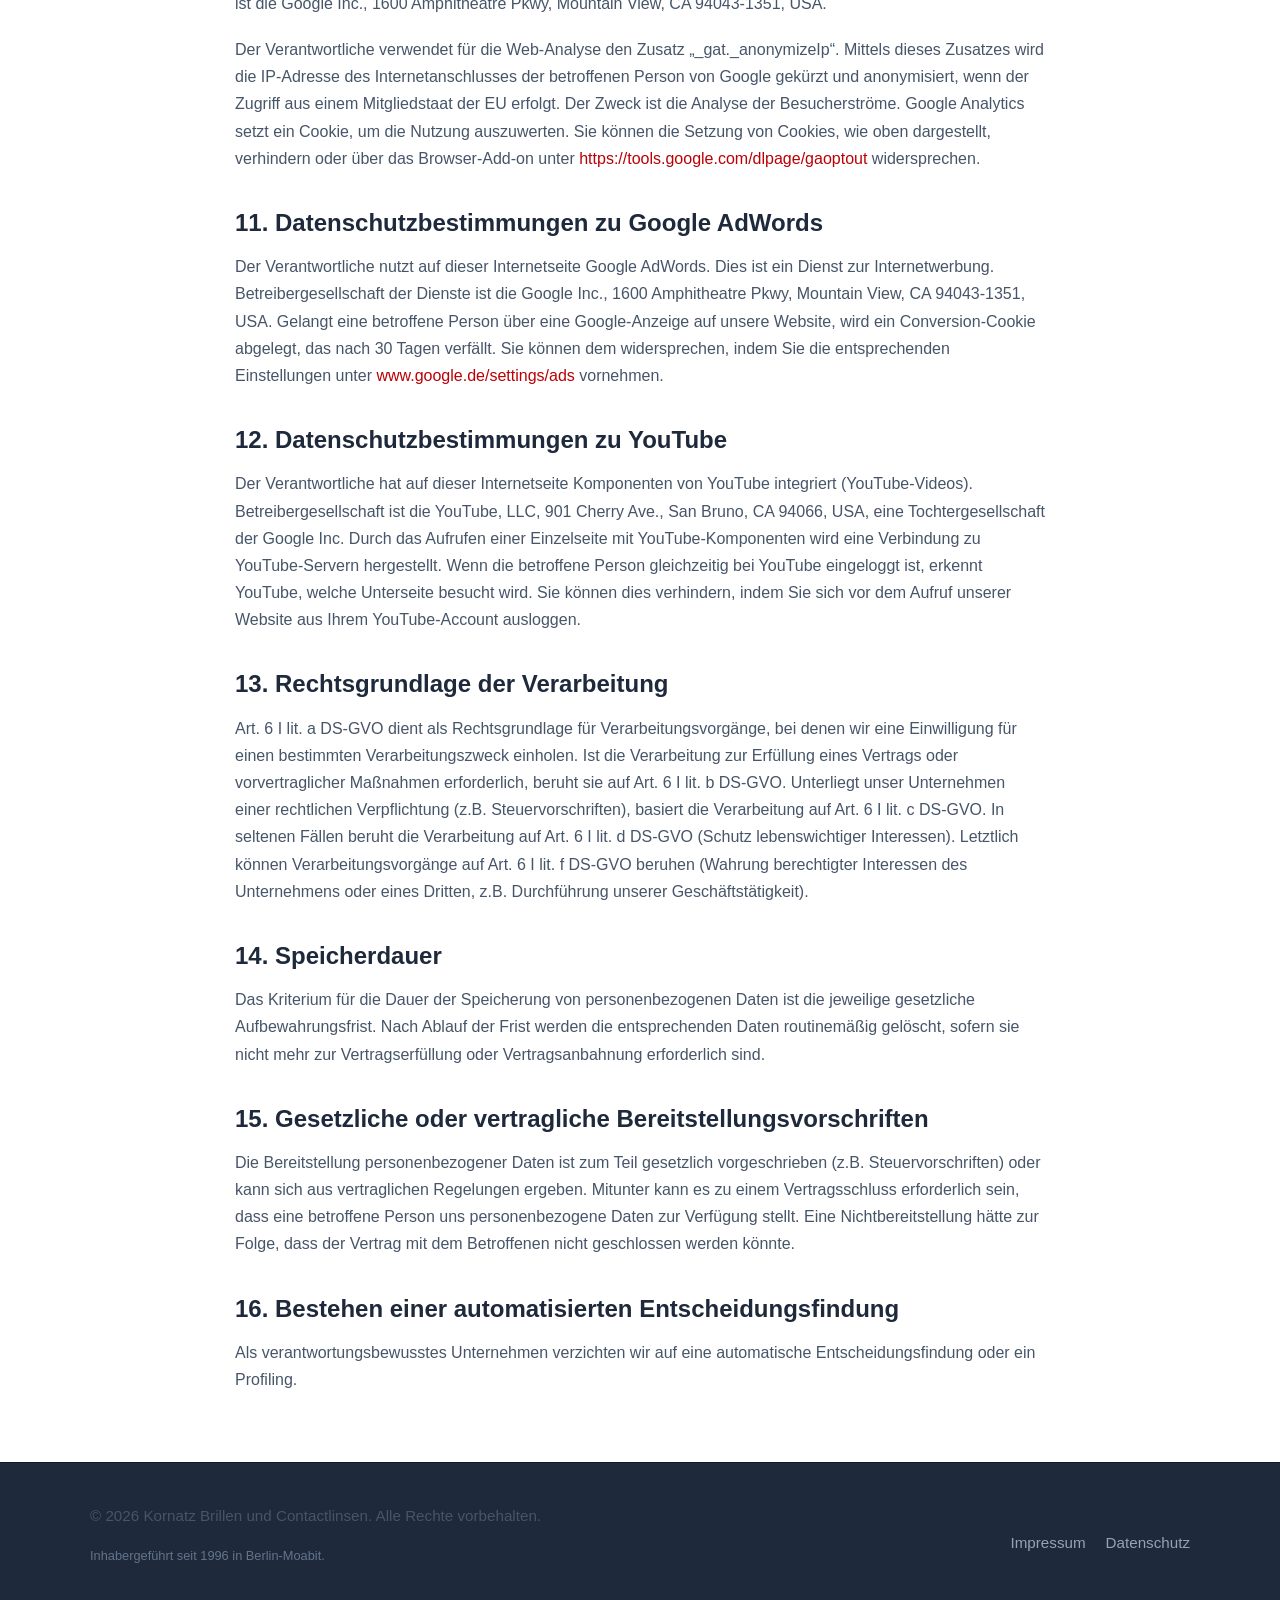
<file: website/datenschutz.html>
<!DOCTYPE html>
<html lang="de">
<head>
  <meta charset="UTF-8">
  <meta name="viewport" content="width=device-width, initial-scale=1.0">
  <title>Datenschutzerklärung | Kornatz.de</title>
  <meta name="description" content="Datenschutzerklärung für Kornatz Brillen und Contactlinsen in Berlin-Moabit. Erfahren Sie, wie wir Ihre persönlichen Daten schützen und verarbeiten.">
  <meta name="robots" content="noindex, follow">
  <meta name="theme-color" content="#ffffff">
  <link rel="canonical" href="https://www.kornatz.de/datenschutz.html">
  
  <!-- Favicons and Icons -->
  <link rel="icon" href="images/icon.png" type="image/png">
  <link rel="apple-touch-icon" href="images/icon.png">
  
  <!-- Custom design system stylesheet -->
  <link rel="stylesheet" href="style.css">
</head>
<body>

  <!-- Header Navigation Area -->
  <header>
    <div class="container header-container">
      <a href="index.html#home" class="logo-link" aria-label="Kornatz.de Startseite">
        <div class="logo-container">
          <img class="logo-img" src="images/logo.jpg" alt="Kornatz Brillen und Contactlinsen Logo">
          <div class="logo-banderole"><span class="logo-claim">Brillen und Contactlinsen</span></div>
        </div>
      </a>

      <!-- CSS Checkbox Hack for Hamburger Menu -->
      <input class="menu-btn" type="checkbox" id="menu-btn">
      <label class="menu-icon" for="menu-btn" aria-label="Menü öffnen/schließen">
        <span class="navicon"></span>
      </label>

      <nav class="nav-links">
        <a href="index.html#home" onclick="document.getElementById('menu-btn').checked = false;">Startseite</a>
        <a href="index.html#brillen" onclick="document.getElementById('menu-btn').checked = false;">Brillen</a>
        <a href="index.html#glaeser" onclick="document.getElementById('menu-btn').checked = false;">Gläser</a>
        <a href="index.html#sonnenschutz" onclick="document.getElementById('menu-btn').checked = false;">Sonnenbrillen</a>
        <a href="index.html#contactlinsen" onclick="document.getElementById('menu-btn').checked = false;">Contactlinsen</a>
        <a href="index.html#sehtest" onclick="document.getElementById('menu-btn').checked = false;">Sehtest</a>
        <a href="index.html#kontakt" onclick="document.getElementById('menu-btn').checked = false;">Kontakt & Öffnungszeiten</a>
      </nav>
    </div>
  </header>

  <!-- Privacy Header -->
  <div class="legal-page-header bg-alt">
    <div class="container">
      <h1>Datenschutzerklärung</h1>
      <p>Erklärung zum Schutz Ihrer persönlichen Daten</p>
    </div>
  </div>

  <!-- Main Privacy Content -->
  <div class="container legal-content">
    
    <p>Verantwortlich für die Datenverarbeitung auf dieser Website ist:</p>
    <p>
      <strong>Kornatz Brillen und Contactlinsen</strong><br>
      Inh. Reinhard Kornatz<br>
      Kirchstraße 18<br>
      10557 Berlin-Moabit<br>
      Deutschland<br>
      <strong>Tel.:</strong> 030 399 60 65<br>
      <strong>E-Mail:</strong> <a href="mailto:info@kornatz.de">info@kornatz.de</a><br>
      <strong>Website:</strong> <a href="index.html">www.kornatz.de</a>
    </p>

    <p>Datenschutz hat einen besonders hohen Stellenwert für die Geschäftsleitung von Kornatz Brillen und Contactlinsen. Eine Nutzung der Internetseiten von Kornatz Brillen und Contactlinsen ist grundsätzlich ohne jede Angabe personenbezogener Daten möglich. Sofern eine betroffene Person besondere Services unseres Unternehmens über unsere Internetseite in Anspruch nehmen möchte, könnte jedoch eine Verarbeitung personenbezogener Daten erforderlich werden. Ist die Verarbeitung personenbezogener Daten erforderlich und besteht für eine solche Verarbeitung keine gesetzliche Grundlage, holen wir generell eine Einwilligung der betroffenen Person ein.</p>
    <p>Die Verarbeitung personenbezogener Daten, beispielsweise des Namens, der Anschrift, E-Mail-Adresse oder Telefonnummer einer betroffenen Person, erfolgt stets im Einklang mit der Datenschutz-Grundverordnung (DS-GVO) und in Übereinstimmung mit den für Kornatz Brillen und Contactlinsen geltenden landesspezifischen Datenschutzbestimmungen.</p>
    <p>Mittels dieser Datenschutzerklärung möchte unser Unternehmen die Öffentlichkeit über Art, Umfang und Zweck der von uns erhobenen, genutzten und verarbeiteten personenbezogenen Daten informieren. Ferner werden betroffene Personen mittels dieser Datenschutzerklärung über die ihnen zustehenden Rechte aufgeklärt.</p>
    <p>Unser Unternehmen hat zahlreiche technische und organisatorische Maßnahmen umgesetzt, um einen optimalen Schutz der auf der Website verarbeiteten personenbezogenen Daten sicherzustellen. Dennoch können internetbasierte Datenübertragungen grundsätzlich Sicherheitslücken aufweisen, sodass ein absoluter Schutz nicht gewährleistet werden kann. Aus diesem Grund steht es jeder betroffenen Person frei, personenbezogene Daten auch auf alternativen Wegen, beispielsweise telefonisch, an uns zu übermitteln.</p>

    <h2>1. Begriffsbestimmungen</h2>
    <p>Die Datenschutzerklärung von Kornatz Brillen und Contactlinsen beruht auf den Begrifflichkeiten, die durch den Europäischen Richtlinien- und Verordnungsgeber beim Erlass der Datenschutz-Grundverordnung (DS-GVO) verwendet wurden. Unsere Datenschutzerklärung soll sowohl für die Öffentlichkeit als auch für unsere Kunden und Geschäftspartner einfach lesbar und verständlich sein. Wir verwenden in dieser Datenschutzerklärung unter anderem die folgenden Begriffe:</p>
    <ul>
      <li><strong>1.1 Personenbezogene Daten:</strong> Alle Informationen, die sich auf eine identifizierbare natürliche Person (im Folgenden „betroffene Person“) beziehen. Als identifizierbar wird eine natürliche Person angesehen, die direkt oder indirekt identified werden kann.</li>
      <li><strong>1.2 Betroffene Person:</strong> Jede identifizierbare natürliche Person, deren personenbezogene Daten von dem für die Verarbeitung Verantwortlichen verarbeitet werden.</li>
      <li><strong>1.3 Verarbeitung:</strong> Jeder mit oder ohne Hilfe automatisierter Verfahren ausgeführte Vorgang im Zusammenhang mit personenbezogenen Daten wie das Erheben, das Erfassen, die Organisation, das Ordnen, die Speicherung, die Anpassung oder Veränderung, das Auslesen, das Abfragen, die Verwendung, die Offenlegung durch Übermittlung, Verbreitung oder eine andere Form der Bereitstellung, den Abgleich oder die Verknüpfung, die Einschränkung, das Löschen oder die Vernichtung.</li>
      <li><strong>1.4 Einschränkung der Verarbeitung:</strong> Die Markierung gespeicherter personenbezogener Daten mit dem Ziel, ihre künftige Verarbeitung einzuschränken.</li>
      <li><strong>1.5 Profiling:</strong> Jede Art der automatisierten Verarbeitung personenbezogener Daten, die darin besteht, dass diese personenbezogenen Daten verwendet werden, um bestimmte persönliche Aspekte, die sich auf eine natürliche Person beziehen, zu bewerten.</li>
      <li><strong>1.6 Pseudonymisierung:</strong> Die Verarbeitung personenbezogener Daten in einer Weise, auf welche die personenbezogenen Daten ohne Hinzuziehung zusätzlicher Informationen nicht mehr einer spezifischen betroffenen Person zugeordnet werden können.</li>
      <li><strong>1.7 Verantwortlicher:</strong> Die natürliche oder juristische Person, Behörde, Einrichtung oder andere Stelle, die allein oder gemeinsam mit anderen über die Zwecke und Mittel der Verarbeitung von personenbezogenen Daten entscheidet.</li>
      <li><strong>1.8 Auftragsverarbeiter:</strong> Eine natürliche oder juristische Person, Behörde, Einrichtung oder andere Stelle, die personenbezogene Daten im Auftrag des Verantwortlichen verarbeitet.</li>
      <li><strong>1.9 Empfänger:</strong> Eine natürliche oder juristische Person, Behörde, Einrichtung oder andere Stelle, der personenbezogene Daten offengelegt werden, unabhängig davon, ob es sich bei ihr um einen Dritten handelt oder nicht.</li>
      <li><strong>1.10 Dritter:</strong> Eine natürliche oder juristische Person, Behörde, Einrichtung oder andere Stelle außer der betroffenen Person, dem Verantwortlichen, dem Auftragsverarbeiter und den Personen, die unter der unmittelbaren Verantwortung des Verantwortlichen oder des Auftragsverarbeiters befugt sind, die personenbezogenen Daten zu verarbeiten.</li>
      <li><strong>1.11 Einwilligung:</strong> Jede von der betroffenen Person freiwillig für den bestimmten Fall in informierter Weise und unmissverständlich abgegebene Willensbekundung in Form einer Erklärung oder einer sonstigen eindeutigen bestätigenden Handlung.</li>
    </ul>

    <h2>2. Erfassung von allgemeinen Daten und Informationen</h2>
    <p>Die Internetseite von Kornatz Brillen und Contactlinsen erfasst mit jedem Aufruf der Internetseite durch eine betroffene Person oder ein automatisiertes System eine Reihe von allgemeinen Daten und Informationen. Diese allgemeinen Daten und Informationen werden in den Logfiles des Servers gespeichert. Erfasst werden können die (1) verwendeten Browsertypen und Versionen, (2) das vom zugreifenden System verwendete Betriebssystem, (3) die Internetseite, von welcher ein zugreifendes System auf unsere Internetseite gelangt (sogenannte Referrer), (4) die Unterwebseiten, welche über ein zugreifendes System auf unserer Internetseite angesteuert werden, (5) das Datum und die Uhrzeit eines Zugriffs auf die Internetseite, (6) eine Internet-Protokoll-Adresse (IP-Adresse), (7) der Internet-Service-Provider des zugreifenden Systems und (8) sonstige ähnliche Daten und Informationen, die der Gefahrenabwehr im Falle von Angriffen auf unsere informationstechnologischen Systeme dienen.</p>
    <p>Bei der Nutzung dieser allgemeinen Daten und Informationen zieht Kornatz Brillen und Contactlinsen keine Rückschlüsse auf die betroffene Person. Diese Informationen werden vielmehr benötigt, um die Inhalte unserer Internetseite korrekt auszuliefern, die Inhalte unserer Internetseite sowie die Werbung für diese zu optimieren, die dauerhafte Funktionsfähigkeit unserer IT-Systeme und Internetseite zu gewährleisten sowie um Strafverfolgungsbehörden im Falle eines Cyberangriffes die zur Strafverfolgung notwendigen Informationen bereitzustellen. Diese anonym erhobenen Daten werden getrennt von allen durch eine betroffene Person angegebenen personenbezogenen Daten gespeichert.</p>

    <h2>3. Cookies</h2>
    <p>Die Internetseiten von Kornatz Brillen und Contactlinsen verwenden Cookies. Dies sind Textdateien, welche über einen Internetbrowser auf dem Webserver abgelegt und gespeichert werden. Viele Cookies enthalten eine sogenannte Cookie-ID. Eine Cookie-ID ist eine eindeutige Kennung des Cookies. Sie besteht aus einer Zeichenfolge, durch welche Internetseiten und Server dem konkreten Internetbrowser zugeordnet werden können, in dem das Cookie gespeichert wurde. Dies ermöglicht es den besuchten Internetseiten und Servern, den individuellen Browser der betroffenen Person von anderen Internetbrowsern zu unterscheiden.</p>
    <p>Die betroffene Person kann die Setzung von Cookies durch unsere Internetseite jederzeit mittels einer entsprechenden Einstellung des genutzten Internetbrowsers verhindern und damit der Setzung von Cookies dauerhaft widersprechen. Ferner können bereits gesetzte Cookies jederzeit über einen Internetbrowser gelöscht werden. Deaktiviert die betroffene Person die Setzung von Cookies in dem genutzten Internetbrowser, sind unter Umständen nicht alle Funktionen unserer Internetseite vollumfänglich nutzbar.</p>

    <h2>4. Kontaktmöglichkeit über die Internetseite</h2>
    <p>Die Internetseite von Kornatz Brillen und Contactlinsen enthält aufgrund von gesetzlichen Vorschriften Angaben, die eine schnelle elektronische Kontaktaufnahme zu unserem Unternehmen sowie eine unmittelbare Kommunikation mit uns ermöglichen, was ebenfalls eine allgemeine E-Mail-Adresse umfasst. Sofern eine betroffene Person per E-Mail den Kontakt mit dem für die Verarbeitung Verantwortlichen aufnimmt, werden die von der betroffenen Person übermittelten personenbezogenen Daten automatisch gespeichert. Solche auf freiwilliger Basis übermittelten Daten werden für Zwecke der Bearbeitung oder der Kontaktaufnahme zur betroffenen Person gespeichert. Es erfolgt keine Weitergabe dieser personenbezogenen Daten an Dritte.</p>

    <h2>5. Routinemäßige Löschung und Sperrung von personenbezogenen Daten</h2>
    <p>Der für die Verarbeitung Verantwortliche verarbeitet und speichert personenbezogene Daten der betroffenen Person nur für den Zeitraum, der zur Erreichung des Speicherungszwecks erforderlich ist oder sofern dies durch den Gesetzgeber in Gesetzen oder Vorschriften vorgesehen wurde. Entfällt der Speicherungszweck oder läuft eine vorgeschriebene Speicherfrist ab, werden die personenbezogenen Daten routinemäßig und entsprechend den gesetzlichen Vorschriften gesperrt oder gelöscht.</p>

    <h2>6. Rechte der betroffenen Person</h2>
    <p>Jede betroffene Person hat das Recht, die folgenden vom Europäischen Richtlinien- und Verordnungsgeber eingeräumten Rechte geltend zu machen. Zur Inanspruchnahme eines dieser Rechte können Sie sich jederzeit an den Verantwortlichen wenden:</p>
    
    <h3>6.1 Recht auf Bestätigung</h3>
    <p>Jede betroffene Person hat das Recht, von dem für die Verarbeitung Verantwortlichen eine Bestätigung darüber zu verlangen, ob sie betreffende personenbezogene Daten verarbeitet werden.</p>
    
    <h3>6.2 Recht auf Auskunft</h3>
    <p>Jede betroffene Person hat das Recht, jederzeit von dem für die Verarbeitung Verantwortlichen unentgeltliche Auskunft über die zu seiner Person gespeicherten personenbezogenen Daten und eine Kopie dieser Auskunft zu erhalten.</p>
    
    <h3>6.3 Recht auf Berichtigung</h3>
    <p>Jede betroffene Person hat das Recht, die unverzügliche Berichtigung sie betreffender unrichtiger personenbezogener Daten zu verlangen. Ferner steht ihr das Recht zu, die Vervollständigung unvollständiger personenbezogener Daten zu verlangen.</p>
    
    <h3>6.4 Recht auf Löschung (Recht auf Vergessenwerden)</h3>
    <p>Jede betroffene Person hat das Recht zu verlangen, dass die sie betreffenden personenbezogenen Daten unverzüglich gelöscht werden, sofern einer der gesetzlichen Gründe zutrifft und die Verarbeitung nicht erforderlich ist (z.B. wenn die Daten für die Zwecke, für die sie erhoben wurden, nicht mehr notwendig sind oder die Einwilligung widerrufen wird).</p>
    
    <h3>6.5 Recht auf Einschränkung der Verarbeitung</h3>
    <p>Jede betroffene Person hat das Recht, von dem Verantwortlichen die Einschränkung der Verarbeitung zu verlangen, wenn eine der gesetzlichen Voraussetzungen gegeben ist (z.B. wenn die Richtigkeit der Daten bestritten wird).</p>
    
    <h3>6.6 Recht auf Datenübertragbarkeit</h3>
    <p>Jede betroffene Person hat das Recht, die sie betreffenden personenbezogenen Daten, welche durch sie bereitgestellt wurden, in einem strukturierten, gängigen und maschinenlesbaren Format zu erhalten und diese Daten einem anderen Verantwortlichen ohne Behinderung zu übermitteln.</p>
    
    <h3>6.7 Recht auf Widerspruch</h3>
    <p>Jede betroffene Person hat das Recht, aus Gründen, die sich aus ihrer besonderen Situation ergeben, jederzeit gegen die Verarbeitung sie betreffender personenbezogener Daten, die aufgrund von Art. 6 Abs. 1 lit. e oder f DS-GVO erfolgt, Widerspruch einzulegen.</p>
    
    <h3>6.8 Automatisierte Entscheidungen im Einzelfall einschließlich Profiling</h3>
    <p>Jede betroffene Person hat das Recht, nicht einer ausschließlich auf einer automatisierten Verarbeitung — einschließlich Profiling — beruhenden Entscheidung unterworfen zu werden, die ihr gegenüber rechtliche Wirkung entfaltet.</p>
    
    <h3>6.9 Recht auf Widerruf einer datenschutzrechtlichen Einwilligung</h3>
    <p>Jede betroffene Person hat das Recht, eine Einwilligung zur Verarbeitung personenbezogener Daten jederzeit zu widerrufen.</p>

    <h2>7. Datenschutz bei Bewerbungen und im Bewerbungsverfahren</h2>
    <p>Der für die Verarbeitung Verantwortliche erhebt und verarbeitet die personenbezogenen Daten von Bewerbern zum Zwecke der Abwicklung des Bewerbungsverfahrens. Die Verarbeitung kann auch auf elektronischem Wege (z.B. per E-Mail) erfolgen. Schließt der Verantwortliche einen Anstellungsvertrag mit einem Bewerber, werden die Daten zum Zwecke der Abwicklung des Beschäftigungsverhältnisses gespeichert. Wird kein Anstellungsvertrag geschlossen, werden die Bewerbungsunterlagen zwei Monate nach Bekanntgabe der Absageentscheidung automatisch gelöscht, sofern der Löschung keine sonstigen berechtigten Interessen (z.B. Beweispflicht nach dem AGG) entgegenstehen.</p>

    <h2>8. Datenschutzbestimmungen zum Einsatz von Google Maps</h2>
    <p>Diese Website nutzt über eine API den Kartendienst Google Maps. Anbieter ist die Google Inc., 1600 Amphitheatre Parkway, Mountain View, CA 94043, USA.</p>
    <p>Zur Nutzung der Funktionen von Google Maps ist es notwendig, Ihre IP-Adresse zu speichern. Diese Informationen werden in der Regel an einen Server von Google in den USA übertragen und dort gespeichert. Der Anbieter dieser Seite hat keinen Einfluss auf diese Datenübertragung. Die Nutzung von Google Maps erfolgt im Interesse einer ansprechenden Darstellung unserer Online-Angebote und an einer leichten Auffindbarkeit der von uns angegebenen Orte. Dies stellt ein berechtigtes Interesse im Sinne von Art. 6 Abs. 1 lit. f DSGVO dar.</p>
    <p>Mehr Informationen zum Umgang mit Nutzerdaten finden Sie in der Datenschutzerklärung von Google: <a href="https://www.google.de/intl/de/policies/privacy/" target="_blank" rel="noopener noreferrer">https://www.google.de/intl/de/policies/privacy/</a>.</p>

    <h2>9. Datenschutzbestimmungen zum Einsatz von Google Web Fonts</h2>
    <p>Diese Seite nutzt zur einheitlichen Darstellung von Schriftarten so genannte Web Fonts, die von Google bereitgestellt werden. Beim Aufruf einer Seite lädt Ihr Browser die benötigten Web Fonts in Ihren Browsercache, um Texte und Schriftarten korrekt anzuzeigen. Zu diesem Zweck muss der von Ihnen verwendete Browser Verbindung zu den Servern von Google aufnehmen. Hierdurch erlangt Google Kenntnis darüber, dass über Ihre IP-Adresse unsere Website aufgerufen wurde. Die Nutzung von Google Web Fonts erfolgt im Interesse einer einheitlichen und ansprechenden Darstellung unserer Online-Angebote. Dies stellt ein berechtigtes Interesse im Sinne von Art. 6 Abs. 1 lit. f DSGVO dar.</p>
    <p>Wenn Ihr Browser Web Fonts nicht unterstützt, wird eine Standardschrift von Ihrem Computer genutzt. Weitere Informationen zu Google Web Fonts finden Sie unter <a href="https://developers.google.com/fonts/faq" target="_blank" rel="noopener noreferrer">https://developers.google.com/fonts/faq</a> und in der Datenschutzerklärung von Google.</p>

    <h2>10. Datenschutzbestimmungen zu Google Analytics (mit Anonymisierungsfunktion)</h2>
    <p>Der Verantwortliche hat auf dieser Internetseite die Komponente Google Analytics (mit Anonymisierungsfunktion) integriert. Google Analytics ist ein Web-Analyse-Dienst. Betreibergesellschaft der Google-Analytics-Komponente ist die Google Inc., 1600 Amphitheatre Pkwy, Mountain View, CA 94043-1351, USA.</p>
    <p>Der Verantwortliche verwendet für die Web-Analyse den Zusatz „_gat._anonymizeIp“. Mittels dieses Zusatzes wird die IP-Adresse des Internetanschlusses der betroffenen Person von Google gekürzt und anonymisiert, wenn der Zugriff aus einem Mitgliedstaat der EU erfolgt. Der Zweck ist die Analyse der Besucherströme. Google Analytics setzt ein Cookie, um die Nutzung auszuwerten. Sie können die Setzung von Cookies, wie oben dargestellt, verhindern oder über das Browser-Add-on unter <a href="https://tools.google.com/dlpage/gaoptout" target="_blank" rel="noopener noreferrer">https://tools.google.com/dlpage/gaoptout</a> widersprechen.</p>

    <h2>11. Datenschutzbestimmungen zu Google AdWords</h2>
    <p>Der Verantwortliche nutzt auf dieser Internetseite Google AdWords. Dies ist ein Dienst zur Internetwerbung. Betreibergesellschaft der Dienste ist die Google Inc., 1600 Amphitheatre Pkwy, Mountain View, CA 94043-1351, USA. Gelangt eine betroffene Person über eine Google-Anzeige auf unsere Website, wird ein Conversion-Cookie abgelegt, das nach 30 Tagen verfällt. Sie können dem widersprechen, indem Sie die entsprechenden Einstellungen unter <a href="https://www.google.de/settings/ads" target="_blank" rel="noopener noreferrer">www.google.de/settings/ads</a> vornehmen.</p>

    <h2>12. Datenschutzbestimmungen zu YouTube</h2>
    <p>Der Verantwortliche hat auf dieser Internetseite Komponenten von YouTube integriert (YouTube-Videos). Betreibergesellschaft ist die YouTube, LLC, 901 Cherry Ave., San Bruno, CA 94066, USA, eine Tochtergesellschaft der Google Inc. Durch das Aufrufen einer Einzelseite mit YouTube-Komponenten wird eine Verbindung zu YouTube-Servern hergestellt. Wenn die betroffene Person gleichzeitig bei YouTube eingeloggt ist, erkennt YouTube, welche Unterseite besucht wird. Sie können dies verhindern, indem Sie sich vor dem Aufruf unserer Website aus Ihrem YouTube-Account ausloggen.</p>

    <h2>13. Rechtsgrundlage der Verarbeitung</h2>
    <p>Art. 6 I lit. a DS-GVO dient als Rechtsgrundlage für Verarbeitungsvorgänge, bei denen wir eine Einwilligung für einen bestimmten Verarbeitungszweck einholen. Ist die Verarbeitung zur Erfüllung eines Vertrags oder vorvertraglicher Maßnahmen erforderlich, beruht sie auf Art. 6 I lit. b DS-GVO. Unterliegt unser Unternehmen einer rechtlichen Verpflichtung (z.B. Steuervorschriften), basiert die Verarbeitung auf Art. 6 I lit. c DS-GVO. In seltenen Fällen beruht die Verarbeitung auf Art. 6 I lit. d DS-GVO (Schutz lebenswichtiger Interessen). Letztlich können Verarbeitungsvorgänge auf Art. 6 I lit. f DS-GVO beruhen (Wahrung berechtigter Interessen des Unternehmens oder eines Dritten, z.B. Durchführung unserer Geschäftstätigkeit).</p>

    <h2>14. Speicherdauer</h2>
    <p>Das Kriterium für die Dauer der Speicherung von personenbezogenen Daten ist die jeweilige gesetzliche Aufbewahrungsfrist. Nach Ablauf der Frist werden die entsprechenden Daten routinemäßig gelöscht, sofern sie nicht mehr zur Vertragserfüllung oder Vertragsanbahnung erforderlich sind.</p>

    <h2>15. Gesetzliche oder vertragliche Bereitstellungsvorschriften</h2>
    <p>Die Bereitstellung personenbezogener Daten ist zum Teil gesetzlich vorgeschrieben (z.B. Steuervorschriften) oder kann sich aus vertraglichen Regelungen ergeben. Mitunter kann es zu einem Vertragsschluss erforderlich sein, dass eine betroffene Person uns personenbezogene Daten zur Verfügung stellt. Eine Nichtbereitstellung hätte zur Folge, dass der Vertrag mit dem Betroffenen nicht geschlossen werden könnte.</p>

    <h2>16. Bestehen einer automatisierten Entscheidungsfindung</h2>
    <p>Als verantwortungsbewusstes Unternehmen verzichten wir auf eine automatische Entscheidungsfindung oder ein Profiling.</p>

  </div>

  <!-- Sticky Floating Bottom Right Viewport CTA Button -->
  <a href="tel:0303996065" class="floating-cta" aria-label="Termin vereinbaren per Telefonanruf">
    <svg viewBox="0 0 24 24" aria-hidden="true">
      <path d="M20.01 15.38c-1.23 0-2.42-.2-3.53-.56a.977.977 0 0 0-1.01.24l-2.2 2.2a15.045 15.045 0 0 1-6.59-6.59l2.2-2.21a.96.96 0 0 0 .25-1A11.36 11.36 0 0 1 8.5 4c0-.55-.45-1-1-1H4c-.55 0-1 .45-1 1 0 9.39 7.61 17 17 17 .55 0 1-.45 1-1v-3.59c0-.55-.45-1-1-1z"/>
    </svg>
    <span>Termin vereinbaren</span>
  </a>

  <!-- Footer Area -->
  <footer>
    <div class="container footer-container">
      <div class="copyright">
        <p>&copy; 2026 Kornatz Brillen und Contactlinsen. Alle Rechte vorbehalten.</p>
        <p style="font-size: 0.8rem; margin-top: 5px; color: #64748b;">Inhabergeführt seit 1996 in Berlin-Moabit.</p>
      </div>
      <nav class="footer-nav">
        <a href="impressum.html">Impressum</a>
        <a href="datenschutz.html">Datenschutz</a>
      </nav>
    </div>
  </footer>

  <!-- Intersection Observer to hide floating button at bottom of page -->
  <script>
    document.addEventListener('DOMContentLoaded', () => {
      const footer = document.querySelector('footer');
      const floatingCta = document.querySelector('.floating-cta');
      if (footer && floatingCta) {
        const observer = new IntersectionObserver((entries) => {
          entries.forEach(entry => {
            if (entry.isIntersecting) {
              floatingCta.classList.add('hide');
            } else {
              floatingCta.classList.remove('hide');
            }
          });
        }, {
          threshold: 0.1
        });
        observer.observe(footer);
      }
    });
  </script>

</body>
</html>
</file>
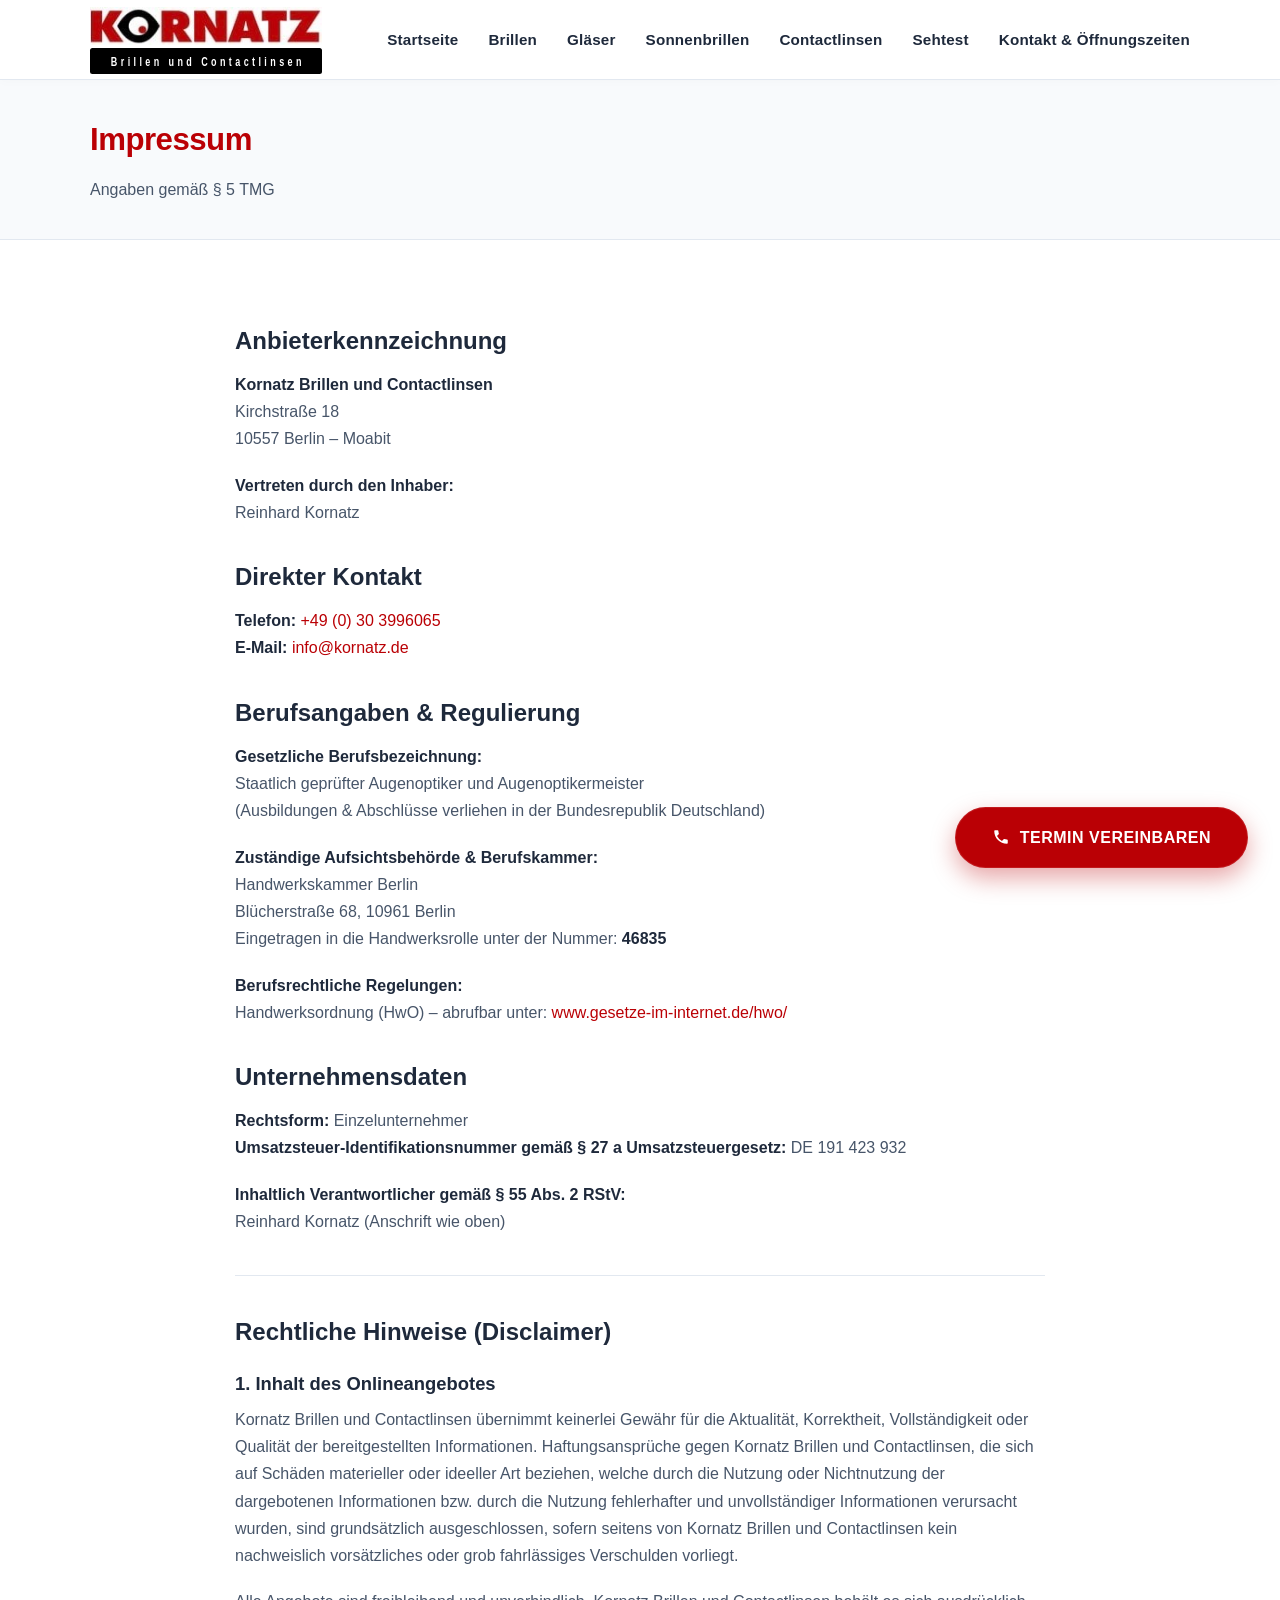
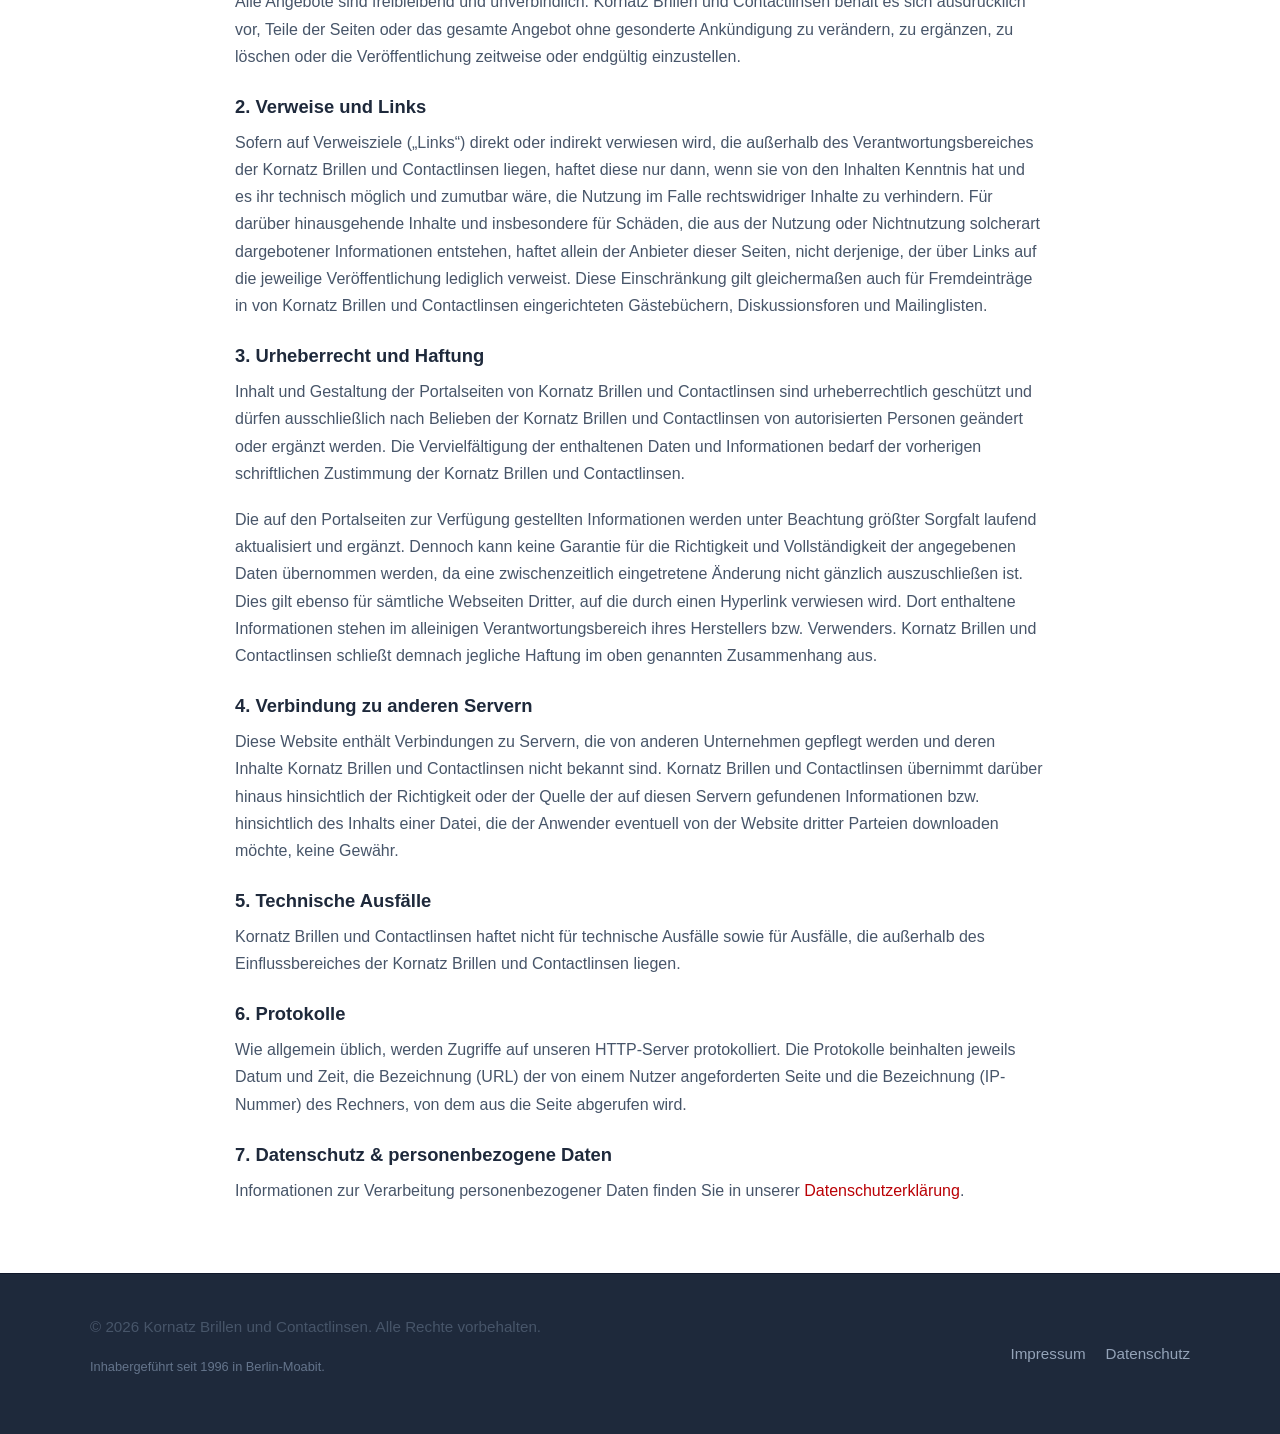
<file: website/impressum.html>
<!DOCTYPE html>
<html lang="de">
<head>
  <meta charset="UTF-8">
  <meta name="viewport" content="width=device-width, initial-scale=1.0">
  <title>Impressum | Kornatz.de</title>
  <meta name="description" content="Impressum für Kornatz Brillen und Contactlinsen in Berlin-Moabit. Gesetzliche Angaben gemäß § 5 TMG und Anbieterkennzeichnung.">
  <meta name="robots" content="noindex, follow">
  <meta name="theme-color" content="#ffffff">
  <link rel="canonical" href="https://www.kornatz.de/impressum.html">
  
  <!-- Favicons and Icons -->
  <link rel="icon" href="images/icon.png" type="image/png">
  <link rel="apple-touch-icon" href="images/icon.png">
  
  <!-- Custom design system stylesheet -->
  <link rel="stylesheet" href="style.css">
</head>
<body>

  <!-- Header Navigation Area -->
  <header>
    <div class="container header-container">
      <a href="index.html#home" class="logo-link" aria-label="Kornatz.de Startseite">
        <div class="logo-container">
          <img class="logo-img" src="images/logo.jpg" alt="Kornatz Brillen und Contactlinsen Logo">
          <div class="logo-banderole"><span class="logo-claim">Brillen und Contactlinsen</span></div>
        </div>
      </a>

      <!-- CSS Checkbox Hack for Hamburger Menu -->
      <input class="menu-btn" type="checkbox" id="menu-btn">
      <label class="menu-icon" for="menu-btn" aria-label="Menü öffnen/schließen">
        <span class="navicon"></span>
      </label>

      <nav class="nav-links">
        <a href="index.html#home" onclick="document.getElementById('menu-btn').checked = false;">Startseite</a>
        <a href="index.html#brillen" onclick="document.getElementById('menu-btn').checked = false;">Brillen</a>
        <a href="index.html#glaeser" onclick="document.getElementById('menu-btn').checked = false;">Gläser</a>
        <a href="index.html#sonnenschutz" onclick="document.getElementById('menu-btn').checked = false;">Sonnenbrillen</a>
        <a href="index.html#contactlinsen" onclick="document.getElementById('menu-btn').checked = false;">Contactlinsen</a>
        <a href="index.html#sehtest" onclick="document.getElementById('menu-btn').checked = false;">Sehtest</a>
        <a href="index.html#kontakt" onclick="document.getElementById('menu-btn').checked = false;">Kontakt & Öffnungszeiten</a>
      </nav>
    </div>
  </header>

  <!-- Legal Notice Header -->
  <div class="legal-page-header bg-alt">
    <div class="container">
      <h1>Impressum</h1>
      <p>Angaben gemäß § 5 TMG</p>
    </div>
  </div>

  <!-- Main Legal Content -->
  <div class="container legal-content">
    
    <h2>Anbieterkennzeichnung</h2>
    <p>
      <strong>Kornatz Brillen und Contactlinsen</strong><br>
      Kirchstraße 18<br>
      10557 Berlin – Moabit
    </p>
    
    <p>
      <strong>Vertreten durch den Inhaber:</strong><br>
      Reinhard Kornatz
    </p>
    
    <h2>Direkter Kontakt</h2>
    <p>
      <strong>Telefon:</strong> <a href="tel:0303996065">+49 (0) 30 3996065</a><br>
      <strong>E-Mail:</strong> <a href="mailto:info@kornatz.de">info@kornatz.de</a>
    </p>
    
    <h2>Berufsangaben & Regulierung</h2>
    <p>
      <strong>Gesetzliche Berufsbezeichnung:</strong><br>
      Staatlich geprüfter Augenoptiker und Augenoptikermeister<br>
      (Ausbildungen & Abschlüsse verliehen in der Bundesrepublik Deutschland)
    </p>
    
    <p>
      <strong>Zuständige Aufsichtsbehörde & Berufskammer:</strong><br>
      Handwerkskammer Berlin<br>
      Blücherstraße 68, 10961 Berlin<br>
      Eingetragen in die Handwerksrolle unter der Nummer: <strong>46835</strong>
    </p>
    
    <p>
      <strong>Berufsrechtliche Regelungen:</strong><br>
      Handwerksordnung (HwO) – abrufbar unter: <a href="https://www.gesetze-im-internet.de/hwo/" target="_blank" rel="noopener noreferrer">www.gesetze-im-internet.de/hwo/</a>
    </p>
    
    <h2>Unternehmensdaten</h2>
    <p>
      <strong>Rechtsform:</strong> Einzelunternehmer<br>
      <strong>Umsatzsteuer-Identifikationsnummer gemäß § 27 a Umsatzsteuergesetz:</strong> DE 191 423 932
    </p>
    
    <p>
      <strong>Inhaltlich Verantwortlicher gemäß § 55 Abs. 2 RStV:</strong><br>
      Reinhard Kornatz (Anschrift wie oben)
    </p>
    
    <hr style="margin: 40px 0; border: 0; border-top: 1px solid var(--border-card);">
    
    <h2>Rechtliche Hinweise (Disclaimer)</h2>
    
    <h3>1. Inhalt des Onlineangebotes</h3>
    <p>Kornatz Brillen und Contactlinsen übernimmt keinerlei Gewähr für die Aktualität, Korrektheit, Vollständigkeit oder Qualität der bereitgestellten Informationen. Haftungsansprüche gegen Kornatz Brillen und Contactlinsen, die sich auf Schäden materieller oder ideeller Art beziehen, welche durch die Nutzung oder Nichtnutzung der dargebotenen Informationen bzw. durch die Nutzung fehlerhafter und unvollständiger Informationen verursacht wurden, sind grundsätzlich ausgeschlossen, sofern seitens von Kornatz Brillen und Contactlinsen kein nachweislich vorsätzliches oder grob fahrlässiges Verschulden vorliegt.</p>
    <p>Alle Angebote sind freibleibend und unverbindlich. Kornatz Brillen und Contactlinsen behält es sich ausdrücklich vor, Teile der Seiten oder das gesamte Angebot ohne gesonderte Ankündigung zu verändern, zu ergänzen, zu löschen oder die Veröffentlichung zeitweise oder endgültig einzustellen.</p>
    
    <h3>2. Verweise und Links</h3>
    <p>Sofern auf Verweisziele („Links“) direkt oder indirekt verwiesen wird, die außerhalb des Verantwortungsbereiches der Kornatz Brillen und Contactlinsen liegen, haftet diese nur dann, wenn sie von den Inhalten Kenntnis hat und es ihr technisch möglich und zumutbar wäre, die Nutzung im Falle rechtswidriger Inhalte zu verhindern. Für darüber hinausgehende Inhalte und insbesondere für Schäden, die aus der Nutzung oder Nichtnutzung solcherart dargebotener Informationen entstehen, haftet allein der Anbieter dieser Seiten, nicht derjenige, der über Links auf die jeweilige Veröffentlichung lediglich verweist. Diese Einschränkung gilt gleichermaßen auch für Fremdeinträge in von Kornatz Brillen und Contactlinsen eingerichteten Gästebüchern, Diskussionsforen und Mailinglisten.</p>
    
    <h3>3. Urheberrecht und Haftung</h3>
    <p>Inhalt und Gestaltung der Portalseiten von Kornatz Brillen und Contactlinsen sind urheberrechtlich geschützt und dürfen ausschließlich nach Belieben der Kornatz Brillen und Contactlinsen von autorisierten Personen geändert oder ergänzt werden. Die Vervielfältigung der enthaltenen Daten und Informationen bedarf der vorherigen schriftlichen Zustimmung der Kornatz Brillen und Contactlinsen.</p>
    <p>Die auf den Portalseiten zur Verfügung gestellten Informationen werden unter Beachtung größter Sorgfalt laufend aktualisiert und ergänzt. Dennoch kann keine Garantie für die Richtigkeit und Vollständigkeit der angegebenen Daten übernommen werden, da eine zwischenzeitlich eingetretene Änderung nicht gänzlich auszuschließen ist. Dies gilt ebenso für sämtliche Webseiten Dritter, auf die durch einen Hyperlink verwiesen wird. Dort enthaltene Informationen stehen im alleinigen Verantwortungsbereich ihres Herstellers bzw. Verwenders. Kornatz Brillen und Contactlinsen schließt demnach jegliche Haftung im oben genannten Zusammenhang aus.</p>
    
    <h3>4. Verbindung zu anderen Servern</h3>
    <p>Diese Website enthält Verbindungen zu Servern, die von anderen Unternehmen gepflegt werden und deren Inhalte Kornatz Brillen und Contactlinsen nicht bekannt sind. Kornatz Brillen und Contactlinsen übernimmt darüber hinaus hinsichtlich der Richtigkeit oder der Quelle der auf diesen Servern gefundenen Informationen bzw. hinsichtlich des Inhalts einer Datei, die der Anwender eventuell von der Website dritter Parteien downloaden möchte, keine Gewähr.</p>
    
    <h3>5. Technische Ausfälle</h3>
    <p>Kornatz Brillen und Contactlinsen haftet nicht für technische Ausfälle sowie für Ausfälle, die außerhalb des Einflussbereiches der Kornatz Brillen und Contactlinsen liegen.</p>
    
    <h3>6. Protokolle</h3>
    <p>Wie allgemein üblich, werden Zugriffe auf unseren HTTP-Server protokolliert. Die Protokolle beinhalten jeweils Datum und Zeit, die Bezeichnung (URL) der von einem Nutzer angeforderten Seite und die Bezeichnung (IP-Nummer) des Rechners, von dem aus die Seite abgerufen wird.</p>
    
    <h3>7. Datenschutz &amp; personenbezogene Daten</h3>
    <p>Informationen zur Verarbeitung personenbezogener Daten finden Sie in unserer <a href="datenschutz.html">Datenschutzerklärung</a>.</p>

  </div>

  <!-- Sticky Floating Bottom Right Viewport CTA Button -->
  <a href="tel:0303996065" class="floating-cta" aria-label="Termin vereinbaren per Telefonanruf">
    <svg viewBox="0 0 24 24" aria-hidden="true">
      <path d="M20.01 15.38c-1.23 0-2.42-.2-3.53-.56a.977.977 0 0 0-1.01.24l-2.2 2.2a15.045 15.045 0 0 1-6.59-6.59l2.2-2.21a.96.96 0 0 0 .25-1A11.36 11.36 0 0 1 8.5 4c0-.55-.45-1-1-1H4c-.55 0-1 .45-1 1 0 9.39 7.61 17 17 17 .55 0 1-.45 1-1v-3.59c0-.55-.45-1-1-1z"/>
    </svg>
    <span>Termin vereinbaren</span>
  </a>

  <!-- Footer Area -->
  <footer>
    <div class="container footer-container">
      <div class="copyright">
        <p>&copy; 2026 Kornatz Brillen und Contactlinsen. Alle Rechte vorbehalten.</p>
        <p style="font-size: 0.8rem; margin-top: 5px; color: #64748b;">Inhabergeführt seit 1996 in Berlin-Moabit.</p>
      </div>
      <nav class="footer-nav">
        <a href="impressum.html">Impressum</a>
        <a href="datenschutz.html">Datenschutz</a>
      </nav>
    </div>
  </footer>

  <!-- Intersection Observer to hide floating button at bottom of page -->
  <script>
    document.addEventListener('DOMContentLoaded', () => {
      const footer = document.querySelector('footer');
      const floatingCta = document.querySelector('.floating-cta');
      if (footer && floatingCta) {
        const observer = new IntersectionObserver((entries) => {
          entries.forEach(entry => {
            if (entry.isIntersecting) {
              floatingCta.classList.add('hide');
            } else {
              floatingCta.classList.remove('hide');
            }
          });
        }, {
          threshold: 0.1
        });
        observer.observe(footer);
      }
    });
  </script>

</body>
</html>
</file>
<file: website/style.css>
/* ==========================================================================
   DESIGN SYSTEM & VARIABLES - KORNATZ STANDALONE STYLES
   ========================================================================== */
:root {
  /* Kornatz Curated Light Theme Palette */
  --bg-light: #ffffff;
  --bg-alt: #fdfdfd;
  --bg-track: #f8fafc;
  --bg-card: #ffffff;
  
  --border-card: #e2e8f0;
  --border-hover: #ba0005; /* Pure brand red */
  
  --text-primary: #1e293b; /* Charcoal */
  --text-secondary: #475569;
  --text-muted: #94a3b8;
  
  /* Accent Colors */
  --accent-red: #ba0005;
  --accent-red-hover: #960004;
  --accent-blue: #2ea3f2;
  
  /* Typography */
  --font-display: -apple-system, BlinkMacSystemFont, "Segoe UI", Roboto, Helvetica, Arial, sans-serif;
  --font-body: -apple-system, BlinkMacSystemFont, "Segoe UI", Roboto, Helvetica, Arial, sans-serif;
  
  /* Layout */
  --max-width: 1140px;
}

/* ==========================================================================
   GLOBAL RESET & RESET
   ========================================================================== */
* {
  box-sizing: border-box;
  margin: 0;
  padding: 0;
}

html {
  scroll-behavior: smooth;
  overflow-x: hidden;
}

body {
  background-color: var(--bg-light);
  color: var(--text-primary);
  font-family: var(--font-body);
  font-size: 16px;
  line-height: 1.7;
  -webkit-font-smoothing: antialiased;
  -moz-osx-font-smoothing: grayscale;
  padding-top: 80px; /* Offset the 80px fixed header */
  overflow-x: hidden; /* Prevent horizontal scrolling/swiping page offset */
}

a {
  color: var(--accent-red);
  text-decoration: none;
  transition: color 0.25s ease;
}

a:hover {
  color: var(--accent-red-hover);
}

img {
  max-width: 100%;
  height: auto;
  display: block;
}

h1, h2, h3 {
  font-family: var(--font-display);
  color: var(--text-primary);
  line-height: 1.3;
  font-weight: 700;
}

h1 {
  font-size: 1.95rem;
  color: var(--accent-red);
  letter-spacing: -0.5px;
}

.section-chapter-title {
  font-size: 1.25rem !important; /* Slightly smaller to act as a refined section tag */
  font-weight: 800;
  text-transform: uppercase;
  letter-spacing: 2px;
  color: var(--accent-red);
  margin-bottom: 8px;
  display: block;
}

.section-chapter-title.align-center {
  text-align: center;
}

h2 {
  font-size: 1.8rem;
  margin-bottom: 20px;
  position: relative;
  display: inline-block;
}

h2::after {
  content: '';
  display: block;
  width: 50px;
  height: 3px;
  background-color: var(--accent-red);
  margin-top: 8px;
  border-radius: 2px;
}

/* Alignment center headings */
h2.align-center {
  display: block;
  text-align: center;
}

h2.align-center::after {
  margin: 8px auto 0 auto;
}

h3 {
  font-size: 1.3rem;
  margin-bottom: 12px;
  color: var(--text-primary);
}

p {
  margin-bottom: 1rem;
  color: var(--text-secondary);
}

strong {
  font-weight: 600;
  color: var(--text-primary);
}

/* ==========================================================================
   CONTAINER & SECTION SYSTEMS (MOBILE-FIRST)
   ========================================================================== */
.container {
  width: 100%;
  padding-left: 20px;
  padding-right: 20px;
  margin-left: auto;
  margin-right: auto;
  max-width: var(--max-width);
}

section {
  padding: 60px 0;
  border-bottom: 1px solid #f1f5f9;
}

section[id] {
  scroll-margin-top: 35px; /* Offset sticky header (80px) and align headline 15px below bottom of header */
}

.bg-alt {
  background-color: var(--bg-track);
}

/* ==========================================================================
   HEADER & CSS-ONLY RESPONSIVE NAVIGATION
   ========================================================================== */
header {
  position: fixed;
  top: 0;
  left: 0;
  width: 100%;
  background-color: #ffffff;
  border-bottom: 1px solid #e2e8f0;
  z-index: 100;
  box-shadow: 0 2px 10px rgba(0, 0, 0, 0.02);
  height: 80px;
}

.header-container {
  display: flex;
  justify-content: space-between;
  align-items: center;
  height: 80px;
}

.logo-link {
  display: flex;
  align-items: center;
}

.logo-img {
  height: 38px;
  width: auto;
}

.logo-container {
  display: flex;
  flex-direction: column;
  align-items: stretch;
  width: fit-content;
  gap: 3px;
}

.logo-banderole {
  background-color: #000000;
  padding: 4px 0;
  border-radius: 2.5px;
  width: 100%;
  box-sizing: border-box;
  display: flex;
  justify-content: center;
  align-items: center;
}

.logo-claim {
  color: #ffffff !important;
  font-family: var(--font-body);
  font-weight: 700;
  font-size: 10.6px; /* Slightly adjusted to accommodate larger letter spacing */
  text-transform: none; /* No caps! */
  display: inline-block;
  transform: scale(0.85, 1.25); /* Taller and slightly wider letters! */
  transform-origin: center;
  letter-spacing: 4.0px; /* Beautifully increased margins between letters */
  padding-left: 4.0px; /* Centering offset */
  white-space: nowrap;
}

/* Navbar Toggle (CSS Checkbox hack) */
.menu-btn {
  display: none;
}

.menu-icon {
  cursor: pointer;
  padding: 10px;
  position: relative;
  user-select: none;
  z-index: 102;
}

.navicon {
  background: var(--text-primary);
  display: block;
  height: 2px;
  position: relative;
  transition: background .2s ease-out;
  width: 24px;
}

.navicon:before,
.navicon:after {
  background: var(--text-primary);
  content: '';
  display: block;
  height: 100%;
  position: absolute;
  transition: all .2s ease-out;
  width: 100%;
}

.navicon:before {
  top: 6px;
}

.navicon:after {
  bottom: 6px;
}

/* Nav Links - Mobile default hidden overlay */
.nav-links {
  position: fixed;
  top: 0;
  left: 0;
  width: 100%;
  height: 100vh;
  background-color: var(--bg-light);
  display: flex;
  flex-direction: column;
  justify-content: center;
  align-items: center;
  gap: 25px; /* Slightly tighter gap to support standard screen heights */
  z-index: 101;
  opacity: 0;
  visibility: hidden;
  transform: translateY(-20px);
  transition: all 0.3s cubic-bezier(0.16, 1, 0.3, 1);
  overflow-y: auto; /* Enable vertical scroll if needed */
  -webkit-overflow-scrolling: touch; /* Momentum scrolling on iOS */
  padding: 90px 20px 40px 20px; /* Leave space for header logo/hamburger */
  box-sizing: border-box;
}

.nav-links a {
  font-family: var(--font-display);
  font-weight: 600;
  font-size: 1.3rem;
  color: var(--text-primary);
  letter-spacing: 0.5px;
}

.nav-links a:hover {
  color: var(--accent-red);
}

/* Hamburger animations & toggle */
.menu-btn:checked ~ .nav-links {
  opacity: 1;
  visibility: visible;
  transform: translateY(0);
}

.menu-btn:checked ~ .menu-icon .navicon {
  background: transparent;
}

.menu-btn:checked ~ .menu-icon .navicon:before {
  transform: rotate(-45deg);
  top: 0;
}

.menu-btn:checked ~ .menu-icon .navicon:after {
  transform: rotate(45deg);
  bottom: 0;
}

/* Tighter navigation overlay for short viewports (landscape mobile) to prevent overflow */
@media (max-height: 480px) and (max-width: 1023px) {
  .nav-links {
    justify-content: flex-start;
    gap: 12px;
    padding-top: 90px;
    padding-bottom: 30px;
  }
  .nav-links a {
    font-size: 1.1rem;
  }
}

/* ==========================================================================
   HERO / INTRO SECTION (SPLIT SCREEN LAYOUT)
   ========================================================================== */
.hero-section {
  padding-top: 25px;
}

.hero-wrapper {
  display: flex;
  flex-direction: column;
  gap: 35px;
}

.hero-text {
  display: flex;
  flex-direction: column;
  justify-content: center;
}

.hero-text h1 {
  margin-bottom: 20px;
}

.hero-image-wrapper {
  border-radius: 8px;
  overflow: hidden;
  box-shadow: 0 10px 30px rgba(0, 0, 0, 0.05);
  border: 1px solid var(--border-card);
}

.hero-image-wrapper img {
  width: 100%;
  height: 100%;
  object-fit: cover;
}

.signature {
  margin-top: 25px;
  border-left: 3px solid var(--accent-red);
  padding-left: 15px;
}

/* ==========================================================================
   SHOWCASE BLOCK - "Design oder nicht Design"
   ========================================================================== */
.showcase-grid {
  display: flex;
  flex-direction: column;
  gap: 30px;
}

.showcase-text {
  display: flex;
  flex-direction: column;
  justify-content: center;
}

.showcase-text p {
  font-size: 1.1rem;
}

.showcase-images {
  display: grid;
  grid-template-columns: 1fr;
  gap: 20px;
}

.showcase-images .img-frame {
  border-radius: 8px;
  overflow: hidden;
  border: 1px solid var(--border-card);
  box-shadow: 0 4px 15px rgba(0, 0, 0, 0.02);
}

.showcase-images img {
  width: 100%;
  height: 100%;
  object-fit: cover;
  transition: transform 0.5s ease;
}

.showcase-images .img-frame:hover img {
  transform: scale(1.03);
}

/* ==========================================================================
   BRANDS SECTION (CLEAN RESPONSIVE GRID)
   ========================================================================== */
.brands-grid {
  display: grid;
  grid-template-columns: repeat(2, 1fr);
  gap: 20px;
  margin-top: 40px;
}

.brand-card {
  background-color: var(--bg-card);
  border: 1px solid var(--border-card);
  border-radius: 8px;
  height: 80px;
  display: flex;
  align-items: center;
  justify-content: center;
  padding: 15px;
  transition: all 0.3s ease;
  box-shadow: 0 2px 8px rgba(0,0,0,0.01);
}

.brand-card img {
  max-height: 40px;
  width: auto;
  max-width: 100%;
  filter: grayscale(100%);
  opacity: 0.7;
  transition: all 0.3s ease;
}

.brand-card:hover {
  border-color: var(--accent-red);
  box-shadow: 0 4px 15px rgba(186, 0, 5, 0.05);
}

.brand-card:hover img {
  filter: grayscale(0%);
  opacity: 1;
}

/* ==========================================================================
   TWO-COLUMN SECTIONS (GLASSES & CONTACT LENSES)
   ========================================================================== */
.split-grid {
  display: flex;
  flex-direction: column;
  gap: 40px;
}

.split-card {
  background-color: var(--bg-card);
  border: 1px solid var(--border-card);
  border-radius: 12px;
  overflow: hidden;
  box-shadow: 0 5px 20px rgba(0, 0, 0, 0.02);
  display: flex;
  flex-direction: column;
  transition: border-color 0.3s ease;
}

.split-card:hover {
  border-color: var(--border-hover);
}

.split-card-img {
  width: 100%;
  height: 250px;
  overflow: hidden;
}

.split-card-img img {
  width: 100%;
  height: 100%;
  object-fit: cover;
}

.split-card-content {
  padding: 30px;
}

.split-card-content p.lead {
  color: var(--accent-red);
  font-weight: 600;
  font-size: 1.1rem;
  margin-bottom: 15px;
}

/* Lenses Showcase Split Column (Sonnenschutz & Contactlinsen) */
.lenses-showcase {
  display: flex;
  flex-direction: column;
  gap: 35px;
}

.lenses-text {
  display: flex;
  flex-direction: column;
  justify-content: center;
}

.lenses-image-wrapper {
  border-radius: 8px;
  overflow: hidden;
  box-shadow: 0 10px 30px rgba(0, 0, 0, 0.05);
  border: 1px solid var(--border-card);
}

.lenses-image-wrapper img {
  width: 100%;
  height: 100%;
  object-fit: cover;
  transition: transform 0.5s ease;
}

.lenses-image-wrapper:hover img {
  transform: scale(1.03);
}

/* ==========================================================================
   EYE EXAM & TESTS SECTION
   ========================================================================== */
.sehtest-intro {
  text-align: center;
  max-width: 800px;
  margin: 0 auto 50px auto;
}

.sehtest-intro p {
  font-size: 1.1rem;
}

.tests-stack {
  display: flex;
  flex-direction: column;
  gap: 40px;
}

.test-item {
  background-color: var(--bg-card);
  border: 1px solid var(--border-card);
  border-radius: 12px;
  overflow: hidden;
  display: flex;
  flex-direction: column;
  box-shadow: 0 4px 15px rgba(0,0,0,0.01);
  transition: transform 0.3s ease, border-color 0.3s ease;
}

.test-item:hover {
  transform: translateY(-3px);
  border-color: var(--accent-red);
}

.test-img-wrap {
  width: 100%;
  height: 240px;
  overflow: hidden;
}

.test-img-wrap img {
  width: 100%;
  height: 100%;
  object-fit: cover;
}

.test-content-wrap {
  padding: 30px;
  display: flex;
  flex-direction: column;
  justify-content: center;
}

.test-content-wrap p.test-lead {
  font-weight: 600;
  color: var(--accent-red);
  margin-bottom: 10px;
}

/* ==========================================================================
   CONTACT, OPENING HOURS & FOOTER
   ========================================================================== */
.contact-grid {
  display: grid;
  grid-template-columns: 1fr;
  gap: 40px;
}

.contact-info-block {
  background-color: var(--bg-card);
  border: 1px solid var(--border-card);
  border-radius: 12px;
  padding: 35px;
  box-shadow: 0 5px 20px rgba(0,0,0,0.02);
}

.contact-item {
  display: flex;
  align-items: flex-start;
  gap: 20px;
  margin-bottom: 30px;
}

.contact-item:last-child {
  margin-bottom: 0;
}

.contact-icon {
  background-color: var(--bg-track);
  color: var(--accent-red);
  width: 44px;
  height: 44px;
  border-radius: 50%;
  display: flex;
  align-items: center;
  justify-content: center;
  flex-shrink: 0;
  font-size: 1.2rem;
  border: 1px solid var(--border-card);
}

.contact-details h3 {
  font-size: 1.1rem;
  margin-bottom: 6px;
}

.contact-details p {
  margin-bottom: 0;
  color: var(--text-secondary);
}

.contact-details a {
  font-weight: 500;
}

.contact-map-block {
  border-radius: 12px;
  overflow: hidden;
  border: 1px solid var(--border-card);
  box-shadow: 0 5px 20px rgba(0,0,0,0.02);
  height: 100%;
  min-height: 350px;
}

.contact-map-block img {
  width: 100%;
  height: 100%;
  object-fit: cover;
}

/* Footer structure */
footer {
  background-color: #1e293b;
  color: #94a3b8;
  padding: 40px 0;
  font-size: 0.95rem;
  border-top: 1px solid #0f172a;
}

.footer-container {
  display: flex;
  flex-direction: column;
  align-items: center;
  gap: 20px;
}

.footer-nav {
  display: flex;
  gap: 20px;
}

.footer-nav a {
  color: #94a3b8;
  transition: color 0.25s ease;
}

.footer-nav a:hover {
  color: #ffffff;
}

.copyright {
  text-align: center;
}

/* ==========================================================================
   LEGAL PAGES SPECIAL LAYOUT (IMPRESSUM & DATENSCHUTZ)
   ========================================================================== */
.legal-page-header {
  padding: 40px 0 20px 0;
  border-bottom: 1px solid #e2e8f0;
}

.legal-page-header h1 {
  margin-bottom: 15px;
}

.legal-content {
  padding: 50px 20px;
  max-width: 850px;
  margin: 0 auto;
}

.legal-content p {
  margin-bottom: 1.2rem;
  font-size: 1rem;
}

.legal-content h2 {
  font-size: 1.5rem;
  margin-top: 35px;
  margin-bottom: 15px;
  display: block;
}

.legal-content h2::after {
  display: none;
}

.legal-content h3 {
  font-size: 1.15rem;
  margin-top: 25px;
  margin-bottom: 10px;
  font-weight: 600;
}

.legal-content ol, .legal-content ul {
  padding-left: 24px;
  margin-bottom: 1.5rem;
}

.legal-content li {
  margin-bottom: 0.5rem;
  color: var(--text-secondary);
}

.legal-content li strong {
  color: var(--text-primary);
}

/* ==========================================================================
   FLOATING VIEWPORT CALL TO ACTION BUTTON (BOTTOM RIGHT)
   ========================================================================== */
.floating-cta {
  position: fixed;
  bottom: 24px;
  right: 24px;
  z-index: 999;
  background-color: var(--accent-red);
  color: #ffffff;
  padding: 14px 28px;
  border-radius: 50px;
  font-family: var(--font-display);
  font-weight: 700;
  font-size: 0.95rem;
  letter-spacing: 0.5px;
  text-transform: uppercase;
  display: flex;
  align-items: center;
  gap: 10px;
  box-shadow: 0 10px 25px rgba(186, 0, 5, 0.35);
  transition: all 0.3s cubic-bezier(0.16, 1, 0.3, 1);
  border: 1px solid rgba(255, 255, 255, 0.1);
}

.floating-cta svg {
  width: 18px;
  height: 18px;
  fill: currentColor;
}

.floating-cta:hover {
  background-color: var(--accent-red-hover);
  transform: translateY(-4px) scale(1.02);
  box-shadow: 0 14px 30px rgba(186, 0, 5, 0.45);
  color: #ffffff;
}

.floating-cta:active {
  transform: translateY(-1px) scale(0.98);
}

.floating-cta.hide {
  opacity: 0;
  visibility: hidden;
  pointer-events: none;
  transform: translateY(30px) scale(0.95);
}

/* Inline CTA Button sharing same premium design */
.inline-cta {
  display: inline-flex;
  align-items: center;
  gap: 10px;
  background-color: var(--accent-red);
  color: #ffffff !important; /* Ensure high-priority color override */
  padding: 14px 28px;
  border-radius: 50px;
  font-family: var(--font-display);
  font-weight: 700;
  font-size: 0.95rem;
  letter-spacing: 0.5px;
  text-transform: uppercase;
  box-shadow: 0 8px 20px rgba(186, 0, 5, 0.25);
  transition: all 0.3s cubic-bezier(0.16, 1, 0.3, 1);
  border: 1px solid rgba(255, 255, 255, 0.1);
}

.inline-cta svg {
  width: 18px;
  height: 18px;
  fill: currentColor;
}

.inline-cta:hover {
  background-color: var(--accent-red-hover);
  transform: translateY(-3px) scale(1.02);
  box-shadow: 0 12px 25px rgba(186, 0, 5, 0.35);
  color: #ffffff !important;
}

.inline-cta:active {
  transform: translateY(-1px) scale(0.98);
}

/* ==========================================================================
   RESPONSIVE DESIGN BREAKPOINTS (PORTRAIT MOBILE TO DESKTOP/LANDSCAPE)
   ========================================================================== */
@media (min-width: 768px) {
  /* Layout Spacing */
  section {
    padding: 90px 0;
  }
  
  section[id] {
    scroll-margin-top: 5px; /* Offset sticky header (80px) and align headline 15px below bottom of header */
  }
  
  

  /* Hero split columns */
  .hero-wrapper {
    flex-direction: row;
    align-items: center;
    gap: 60px;
  }
  
  .hero-text, .hero-image-wrapper {
    flex: 1;
    width: 50%;
  }

  .hero-text h1 {
    font-size: 2.7rem;
  }

  /* Showcase "Design oder nicht Design" columns */
  .showcase-grid {
    flex-direction: row;
    gap: 50px;
  }

  .showcase-text {
    flex: 2;
  }

  .showcase-images {
    flex: 3;
    grid-template-columns: repeat(2, 1fr);
  }

  /* Brands Grid 4 columns on desktop */
  .brands-grid {
    grid-template-columns: repeat(4, 1fr);
    gap: 25px;
  }

  /* Two Column Cards Grid (Glasses & Lenses) */
  .split-grid {
    flex-direction: row;
    gap: 30px;
  }

  .split-card {
    flex: 1;
    width: 50%;
  }

  .split-card-img {
    height: 320px;
  }

  /* Lenses split columns */
  .lenses-showcase {
    flex-direction: row;
    align-items: center;
    gap: 60px;
  }
  
  .lenses-showcase.reverse {
    flex-direction: row-reverse;
  }
  
  .lenses-text, .lenses-image-wrapper {
    flex: 1;
    width: 50%;
  }

  /* Sehtests Stack split structure (alternate directions) */
  .test-item {
    flex-direction: row;
    min-height: 280px;
  }

  .test-item:nth-child(even) {
    flex-direction: row-reverse;
  }

  .test-img-wrap {
    width: 45%;
    height: auto;
    min-height: 100%;
  }

  .test-content-wrap {
    width: 55%;
    padding: 40px;
  }

  /* Contact layout grid */
  .contact-grid {
    grid-template-columns: 1.2fr 1fr;
    gap: 50px;
    align-items: stretch;
  }

  .contact-map-block {
    min-height: 100%;
  }

  /* Footer desktop layout */
  .footer-container {
    flex-direction: row;
    justify-content: space-between;
  }

  .copyright {
    text-align: left;
  }
  
  /* Floating CTA */
  .floating-cta {
    bottom: 32px;
    right: 32px;
    padding: 16px 36px;
    font-size: 1rem;
  }
}

/* Desktop Header and Menu Breakpoint (>= 1024px) */
@media (min-width: 1024px) {
  .menu-icon {
    display: none;
  }
  
  .nav-links {
    position: static;
    height: auto;
    width: auto;
    background-color: transparent;
    opacity: 1;
    visibility: visible;
    flex-direction: row;
    gap: 30px;
    transform: none;
    overflow-y: visible;
    -webkit-overflow-scrolling: auto;
    padding: 0;
  }
  
  .nav-links a {
    font-size: 0.95rem;
    letter-spacing: 0.2px;
    font-weight: 600;
    transition: color 0.25s ease;
  }
}

/* ==========================================================================
   TOP TEASER SECTION & HORIZONTAL QUICK INFO BAR
   ========================================================================== */
.teaser-section {
  padding: 20px 0 40px 0;
  border-bottom: 1px solid #e2e8f0;
  background-color: var(--bg-light);
  scroll-margin-top: 75px;
}

/* Container acts as card context; holds the image and overlaid info bar */
.teaser-image-container {
  width: 100%;
  border-radius: 12px;
  overflow: hidden;
  box-shadow: 0 10px 35px rgba(0, 0, 0, 0.06);
  border: 1px solid var(--border-card);
  display: flex;
  flex-direction: column;
  position: relative; /* Setup absolute coordinate context for overlay */
}

/* Scaled naturally to guarantee the storefront is ALWAYS fully visible */
.teaser-img {
  width: 100%;
  height: auto;
  display: block;
}

/* Grid overlay with glassmorphic slight transparency */
.info-bar {
  display: grid;
  grid-template-columns: 1fr;
  gap: 12px;
  padding: 20px;
  background-color: rgba(255, 255, 255, 0.70); /* Increased transparency */
  backdrop-filter: blur(10px);
  -webkit-backdrop-filter: blur(10px);
  border-top: 1px solid rgba(226, 232, 240, 0.8);
  z-index: 2;
}

/* Dedicated styling for static info bar in hero section */
.hero-info-bar {
  margin-bottom: 35px;
  border: 1px solid rgba(226, 232, 240, 0.8);
  border-radius: 12px;
  overflow: hidden;
}

.info-box {
  background-color: rgba(255, 255, 255, 0.55);
  border: 1px solid rgba(226, 232, 240, 0.6);
  border-radius: 8px;
  padding: 16px 20px;
  display: flex;
  align-items: flex-start;
  gap: 12px;
  transition: all 0.3s cubic-bezier(0.16, 1, 0.3, 1);
}

.info-box:hover {
  background-color: rgba(255, 255, 255, 0.95);
  border-color: var(--accent-red);
  box-shadow: 0 6px 18px rgba(186, 0, 5, 0.05);
  transform: translateY(-2px);
}

.info-icon {
  background-color: var(--bg-track);
  color: var(--accent-red);
  width: 36px;
  height: 36px;
  border-radius: 50%;
  display: flex;
  align-items: center;
  justify-content: center;
  flex-shrink: 0;
  font-size: 1.1rem;
  border: 1px solid var(--border-card);
}

.info-content h3 {
  font-size: 0.98rem;
  margin-bottom: 4px;
  font-family: var(--font-display);
  font-weight: 700;
  color: var(--text-primary);
}

.info-content p {
  margin-bottom: 0;
  font-size: 0.88rem;
  color: var(--text-secondary);
  line-height: 1.45;
}

.info-content a {
  color: var(--accent-red);
  font-weight: 600;
  transition: color 0.25s ease;
}

.info-content a:hover {
  color: var(--accent-red-hover);
}

/* Breakpoint 1: Portrait tablet grid sizing below overlay threshold */
@media (min-width: 576px) {
  .info-bar {
    grid-template-columns: repeat(2, 1fr);
    gap: 16px;
  }
}

/* Breakpoint 2: Large Screens & Landscape - absolute transparent overlay */
@media (min-width: 768px) {
  .info-bar {
    grid-template-columns: repeat(4, 1fr);
    background-color: rgba(255, 255, 255, 0.55); /* Elevated glassmorphic transparency */
    backdrop-filter: blur(12px);
    -webkit-backdrop-filter: blur(12px);
    padding: 20px 24px;
    gap: 16px;
  }

  .teaser-image-container .info-bar {
    position: absolute;
    bottom: 0;
    left: 0;
    width: 100%;
    border-top: 1px solid rgba(255, 255, 255, 0.25);
  }
}

/* ==========================================================================
   CAROUSEL GALLERY SYSTEM (STATIC PREMIUM HORIZONTAL SCROLL)
   ========================================================================== */
glasses-gallery ~ glasses-gallery {
  padding-top: 0;
}

@media (max-width: 768px) {
  glasses-gallery ~ glasses-gallery {
    padding-top: 0;
    margin-top: 0;
  }
}
</file>
